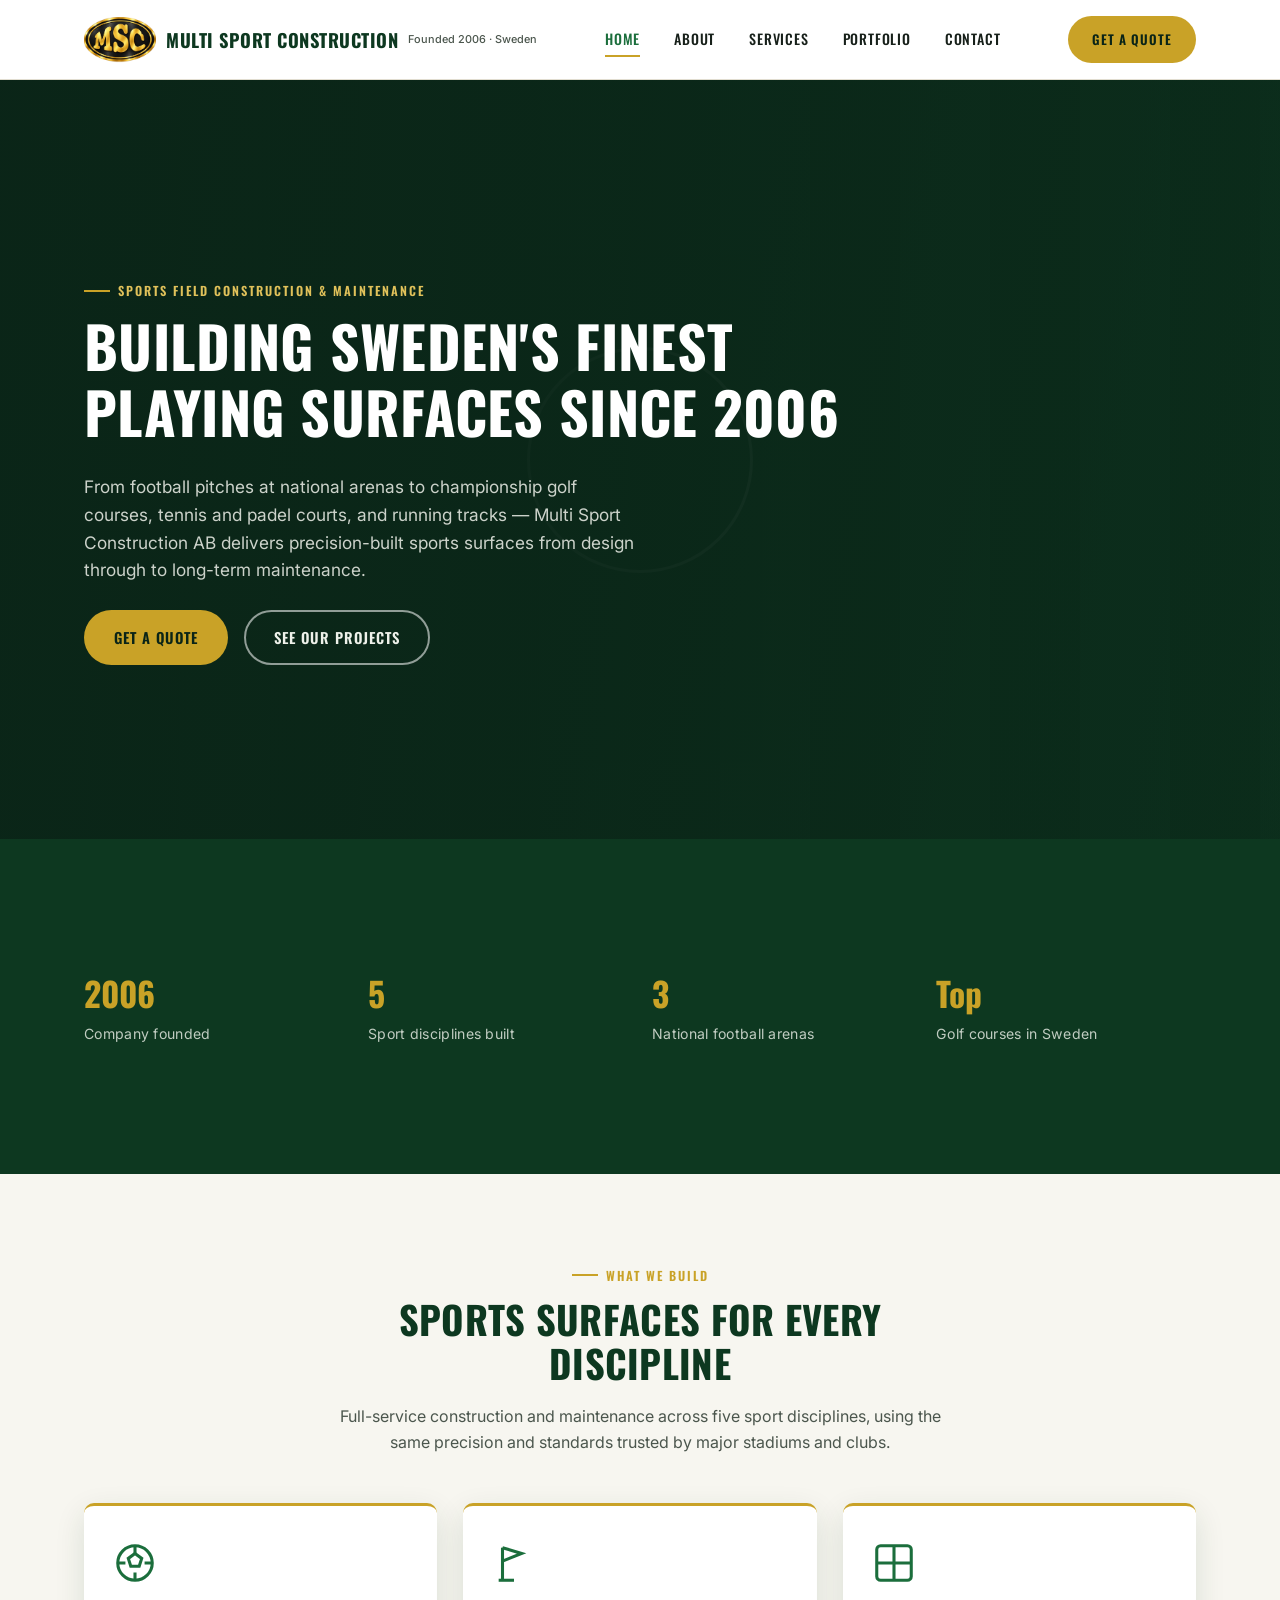
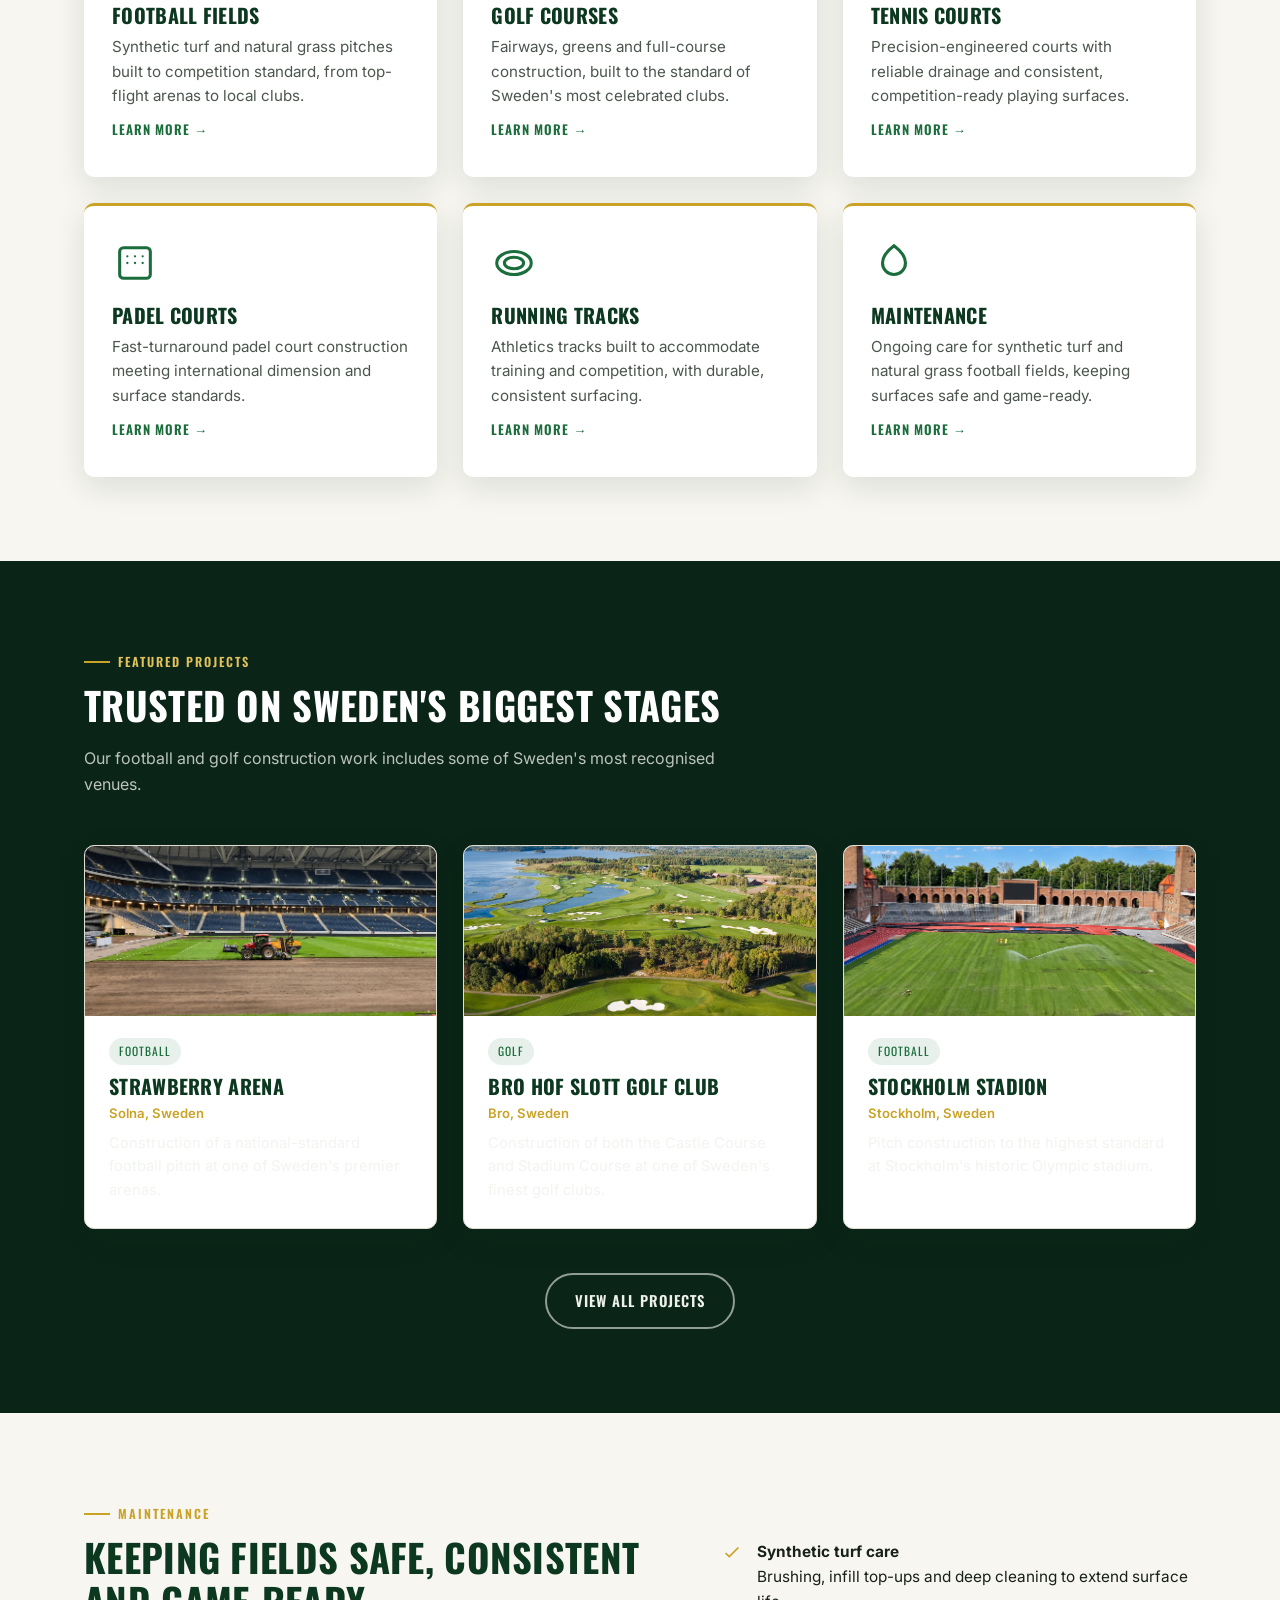
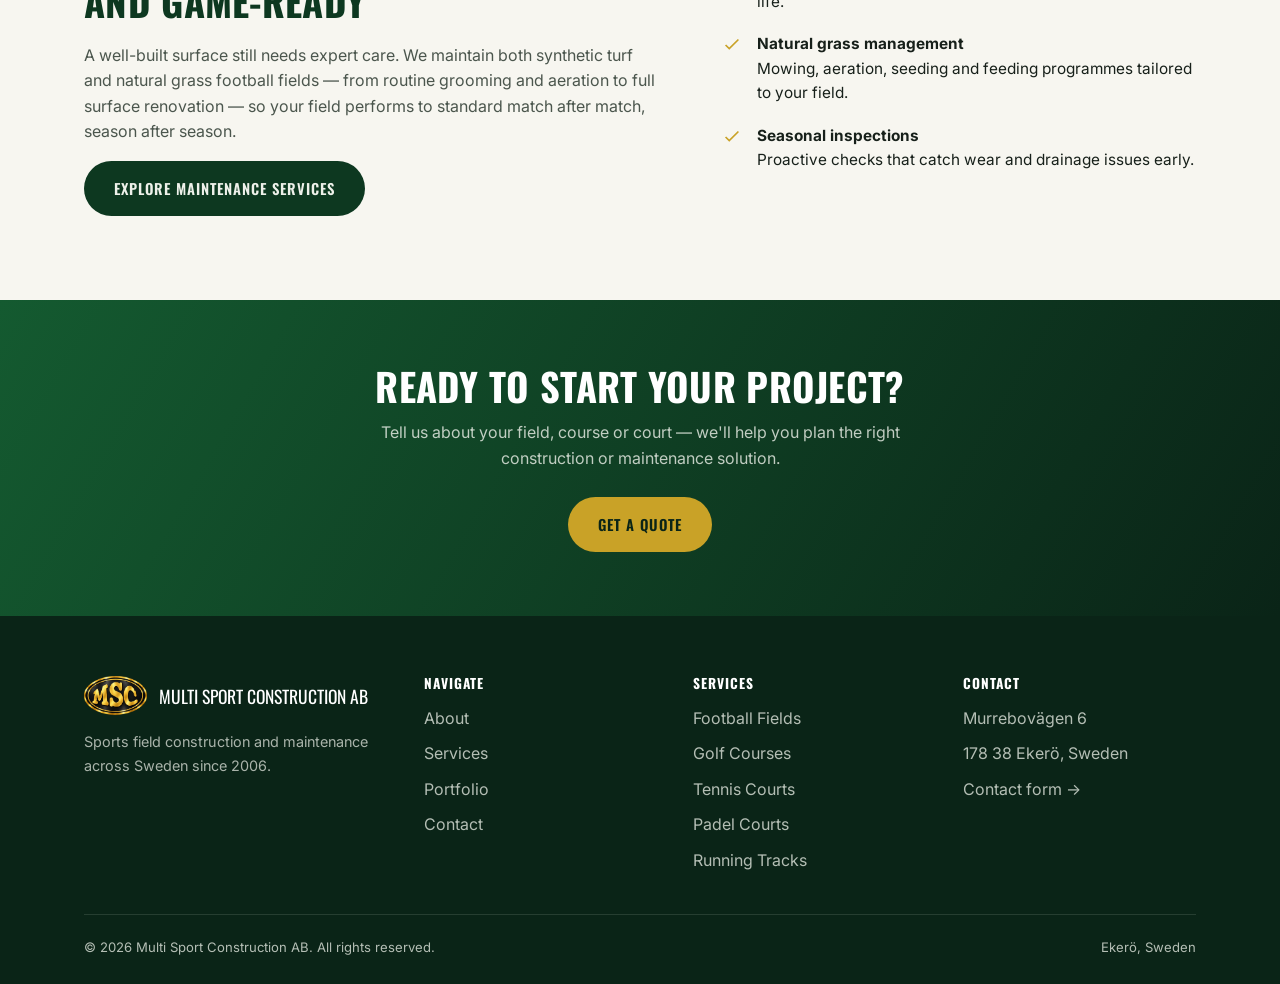
<file: index.html>
<!doctype html>
<html lang="en">
<head>
<meta charset="UTF-8">
<meta name="viewport" content="width=device-width, initial-scale=1.0">
<title>Multi Sport Construction AB — Sports Field Construction &amp; Maintenance, Sweden</title>
<meta name="description" content="Multi Sport Construction AB builds and maintains football fields, golf courses, tennis courts, padel courts and running tracks across Sweden since 2006.">
<link rel="icon" type="image/png" href="assets/logo.png">
<link rel="preconnect" href="https://fonts.googleapis.com">
<link rel="preconnect" href="https://fonts.gstatic.com" crossorigin>
<link href="https://fonts.googleapis.com/css2?family=Oswald:wght@500;600;700&family=Inter:wght@400;500;600&display=swap" rel="stylesheet">
<link rel="stylesheet" href="css/style.css">
</head>
<body>

<header class="site-header">
  <nav class="nav">
    <a href="index.html" class="brand">
      <img src="assets/logo.png" alt="Multi Sport Construction AB" class="brand-logo"> Multi Sport Construction
      <span class="brand-sub">Founded 2006 · Sweden</span>
    </a>
    <button class="nav-toggle" aria-label="Toggle navigation" aria-expanded="false">
      <span></span><span></span><span></span>
    </button>
    <ul class="nav-links">
      <li><a href="index.html" aria-current="page">Home</a></li>
      <li><a href="about.html">About</a></li>
      <li><a href="services.html">Services</a></li>
      <li><a href="portfolio.html">Portfolio</a></li>
      <li><a href="contact.html">Contact</a></li>
    </ul>
    <div class="nav-cta">
      <a href="contact.html" class="btn btn-primary">Get a Quote</a>
    </div>
  </nav>
</header>

<section class="hero">
  <div class="hero-field"></div>
  <div class="hero-overlay"></div>
  <div class="hero-inner">
    <p class="eyebrow">Sports Field Construction &amp; Maintenance</p>
    <h1>Building Sweden's finest playing surfaces since 2006</h1>
    <p class="hero-lead">From football pitches at national arenas to championship golf courses, tennis and padel courts, and running tracks — Multi Sport Construction AB delivers precision-built sports surfaces from design through to long-term maintenance.</p>
    <div class="hero-actions">
      <a href="contact.html" class="btn btn-primary">Get a Quote</a>
      <a href="portfolio.html" class="btn btn-outline">See Our Projects</a>
    </div>
  </div>
</section>

<section class="stats">
  <div class="stats-grid">
    <div class="stat"><b>2006</b><span>Company founded</span></div>
    <div class="stat"><b>5</b><span>Sport disciplines built</span></div>
    <div class="stat"><b>3</b><span>National football arenas</span></div>
    <div class="stat"><b>Top</b><span>Golf courses in Sweden</span></div>
  </div>
</section>

<section class="section-cream">
  <div class="container">
    <div class="section-head center">
      <p class="eyebrow">What We Build</p>
      <h2>Sports surfaces for every discipline</h2>
      <p>Full-service construction and maintenance across five sport disciplines, using the same precision and standards trusted by major stadiums and clubs.</p>
    </div>
    <div class="grid-3">

      <div class="card">
        <svg class="icon" viewBox="0 0 24 24" fill="none" stroke="currentColor" stroke-width="1.6"><circle cx="12" cy="12" r="9"/><path d="M12 7l3.5 2.6-1.3 4.1H9.8L8.5 9.6 12 7z"/><path d="M12 3v4M12 17v4M3 12h4M17 12h4"/></svg>
        <h3>Football Fields</h3>
        <p>Synthetic turf and natural grass pitches built to competition standard, from top-flight arenas to local clubs.</p>
        <a class="more" href="services.html#football">Learn more →</a>
      </div>

      <div class="card">
        <svg class="icon" viewBox="0 0 24 24" fill="none" stroke="currentColor" stroke-width="1.6"><path d="M6 21V4"/><path d="M6 4l10 3-10 4"/><path d="M4 21h8"/></svg>
        <h3>Golf Courses</h3>
        <p>Fairways, greens and full-course construction, built to the standard of Sweden's most celebrated clubs.</p>
        <a class="more" href="services.html#golf">Learn more →</a>
      </div>

      <div class="card">
        <svg class="icon" viewBox="0 0 24 24" fill="none" stroke="currentColor" stroke-width="1.6"><rect x="3" y="3" width="18" height="18" rx="2"/><path d="M3 12h18M12 3v18"/></svg>
        <h3>Tennis Courts</h3>
        <p>Precision-engineered courts with reliable drainage and consistent, competition-ready playing surfaces.</p>
        <a class="more" href="services.html#tennis">Learn more →</a>
      </div>

      <div class="card">
        <svg class="icon" viewBox="0 0 24 24" fill="none" stroke="currentColor" stroke-width="1.6"><rect x="4" y="4" width="16" height="16" rx="2"/><circle cx="8" cy="8.5" r="0.6" fill="currentColor" stroke="none"/><circle cx="12" cy="8.5" r="0.6" fill="currentColor" stroke="none"/><circle cx="16" cy="8.5" r="0.6" fill="currentColor" stroke="none"/><circle cx="8" cy="12" r="0.6" fill="currentColor" stroke="none"/><circle cx="12" cy="12" r="0.6" fill="currentColor" stroke="none"/><circle cx="16" cy="12" r="0.6" fill="currentColor" stroke="none"/></svg>
        <h3>Padel Courts</h3>
        <p>Fast-turnaround padel court construction meeting international dimension and surface standards.</p>
        <a class="more" href="services.html#padel">Learn more →</a>
      </div>

      <div class="card">
        <svg class="icon" viewBox="0 0 24 24" fill="none" stroke="currentColor" stroke-width="1.6"><ellipse cx="12" cy="12" rx="9" ry="6"/><ellipse cx="12" cy="12" rx="5" ry="3"/></svg>
        <h3>Running Tracks</h3>
        <p>Athletics tracks built to accommodate training and competition, with durable, consistent surfacing.</p>
        <a class="more" href="services.html#track">Learn more →</a>
      </div>

      <div class="card">
        <svg class="icon" viewBox="0 0 24 24" fill="none" stroke="currentColor" stroke-width="1.6"><path d="M12 3c-4 3-6 6-6 9a6 6 0 0012 0c0-3-2-6-6-9z"/></svg>
        <h3>Maintenance</h3>
        <p>Ongoing care for synthetic turf and natural grass football fields, keeping surfaces safe and game-ready.</p>
        <a class="more" href="services.html#maintenance">Learn more →</a>
      </div>

    </div>
  </div>
</section>

<section class="section-dark">
  <div class="container">
    <div class="section-head">
      <p class="eyebrow">Featured Projects</p>
      <h2>Trusted on Sweden's biggest stages</h2>
      <p>Our football and golf construction work includes some of Sweden's most recognised venues.</p>
    </div>
    <div class="grid-projects">
      <div class="project-card">
        <div class="project-media project-media-photo" style="background-image:url('assets/projects/strawberry-arena.jpg');"></div>
        <div class="project-body">
          <span class="project-tag">Football</span>
          <h3>Strawberry Arena</h3>
          <span class="project-loc">Solna, Sweden</span>
          <p>Construction of a national-standard football pitch at one of Sweden's premier arenas.</p>
        </div>
      </div>
      <div class="project-card">
        <div class="project-media project-media-photo" style="background-image:url('assets/projects/bro-hof-stadium.jpg');"></div>
        <div class="project-body">
          <span class="project-tag">Golf</span>
          <h3>Bro Hof Slott Golf Club</h3>
          <span class="project-loc">Bro, Sweden</span>
          <p>Construction of both the Castle Course and Stadium Course at one of Sweden's finest golf clubs.</p>
        </div>
      </div>
      <div class="project-card">
        <div class="project-media project-media-photo" style="background-image:url('assets/projects/stockholm-stadion.jpg');"></div>
        <div class="project-body">
          <span class="project-tag">Football</span>
          <h3>Stockholm Stadion</h3>
          <span class="project-loc">Stockholm, Sweden</span>
          <p>Pitch construction to the highest standard at Stockholm's historic Olympic stadium.</p>
        </div>
      </div>
    </div>
    <div style="text-align:center; margin-top:44px;">
      <a href="portfolio.html" class="btn btn-outline">View All Projects</a>
    </div>
  </div>
</section>

<section class="section-cream">
  <div class="container about-grid" style="align-items:center;">
    <div>
      <p class="eyebrow">Maintenance</p>
      <h2>Keeping fields safe, consistent and game-ready</h2>
      <p>A well-built surface still needs expert care. We maintain both synthetic turf and natural grass football fields — from routine grooming and aeration to full surface renovation — so your field performs to standard match after match, season after season.</p>
      <a href="services.html#maintenance" class="btn btn-dark">Explore Maintenance Services</a>
    </div>
    <ul class="value-list">
      <li><svg class="icon" viewBox="0 0 24 24" fill="none" stroke="currentColor" stroke-width="1.8"><path d="M5 12l4 4 10-10"/></svg><div><strong>Synthetic turf care</strong><br>Brushing, infill top-ups and deep cleaning to extend surface life.</div></li>
      <li><svg class="icon" viewBox="0 0 24 24" fill="none" stroke="currentColor" stroke-width="1.8"><path d="M5 12l4 4 10-10"/></svg><div><strong>Natural grass management</strong><br>Mowing, aeration, seeding and feeding programmes tailored to your field.</div></li>
      <li><svg class="icon" viewBox="0 0 24 24" fill="none" stroke="currentColor" stroke-width="1.8"><path d="M5 12l4 4 10-10"/></svg><div><strong>Seasonal inspections</strong><br>Proactive checks that catch wear and drainage issues early.</div></li>
    </ul>
  </div>
</section>

<section class="cta-banner">
  <div class="container">
    <h2>Ready to start your project?</h2>
    <p>Tell us about your field, course or court — we'll help you plan the right construction or maintenance solution.</p>
    <a href="contact.html" class="btn btn-primary">Get a Quote</a>
  </div>
</section>

<footer class="site-footer">
  <div class="container">
    <div class="footer-grid">
      <div>
        <div class="footer-brand"><img src="assets/logo.png" alt="Multi Sport Construction AB">Multi Sport Construction AB</div>
        <p style="color:rgba(238,241,234,0.7); font-size:0.9rem;">Sports field construction and maintenance across Sweden since 2006.</p>
      </div>
      <div>
        <h4>Navigate</h4>
        <ul>
          <li><a href="about.html">About</a></li>
          <li><a href="services.html">Services</a></li>
          <li><a href="portfolio.html">Portfolio</a></li>
          <li><a href="contact.html">Contact</a></li>
        </ul>
      </div>
      <div>
        <h4>Services</h4>
        <ul>
          <li><a href="services.html#football">Football Fields</a></li>
          <li><a href="services.html#golf">Golf Courses</a></li>
          <li><a href="services.html#tennis">Tennis Courts</a></li>
          <li><a href="services.html#padel">Padel Courts</a></li>
          <li><a href="services.html#track">Running Tracks</a></li>
        </ul>
      </div>
      <div>
        <h4>Contact</h4>
        <ul>
          <li>Murrebovägen 6</li>
          <li>178 38 Ekerö, Sweden</li>
          <li><a href="contact.html">Contact form →</a></li>
        </ul>
      </div>
    </div>
    <div class="footer-bottom">
      <span>© <span id="year"></span> Multi Sport Construction AB. All rights reserved.</span>
      <span>Ekerö, Sweden</span>
    </div>
  </div>
</footer>

<script>document.getElementById('year').textContent = new Date().getFullYear();</script>
<script src="js/main.js"></script>
</body>
</html>
</file>
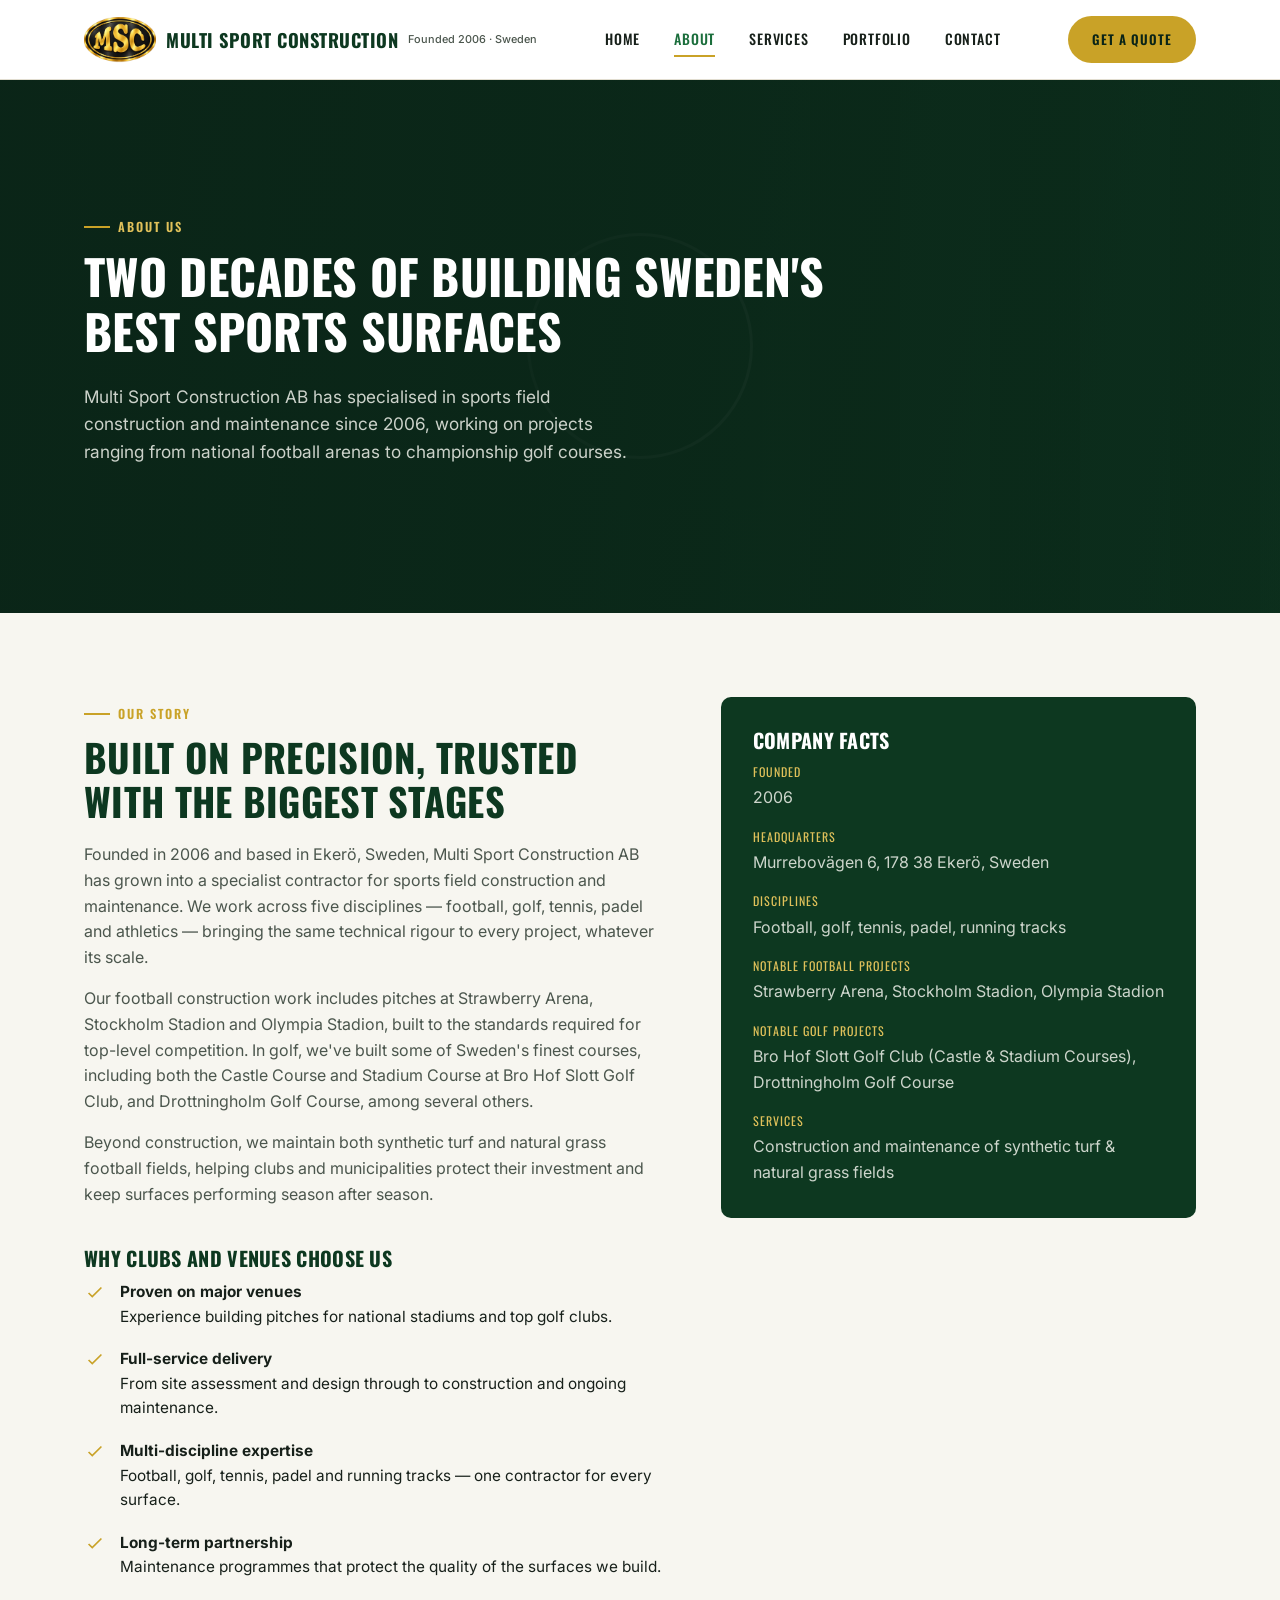
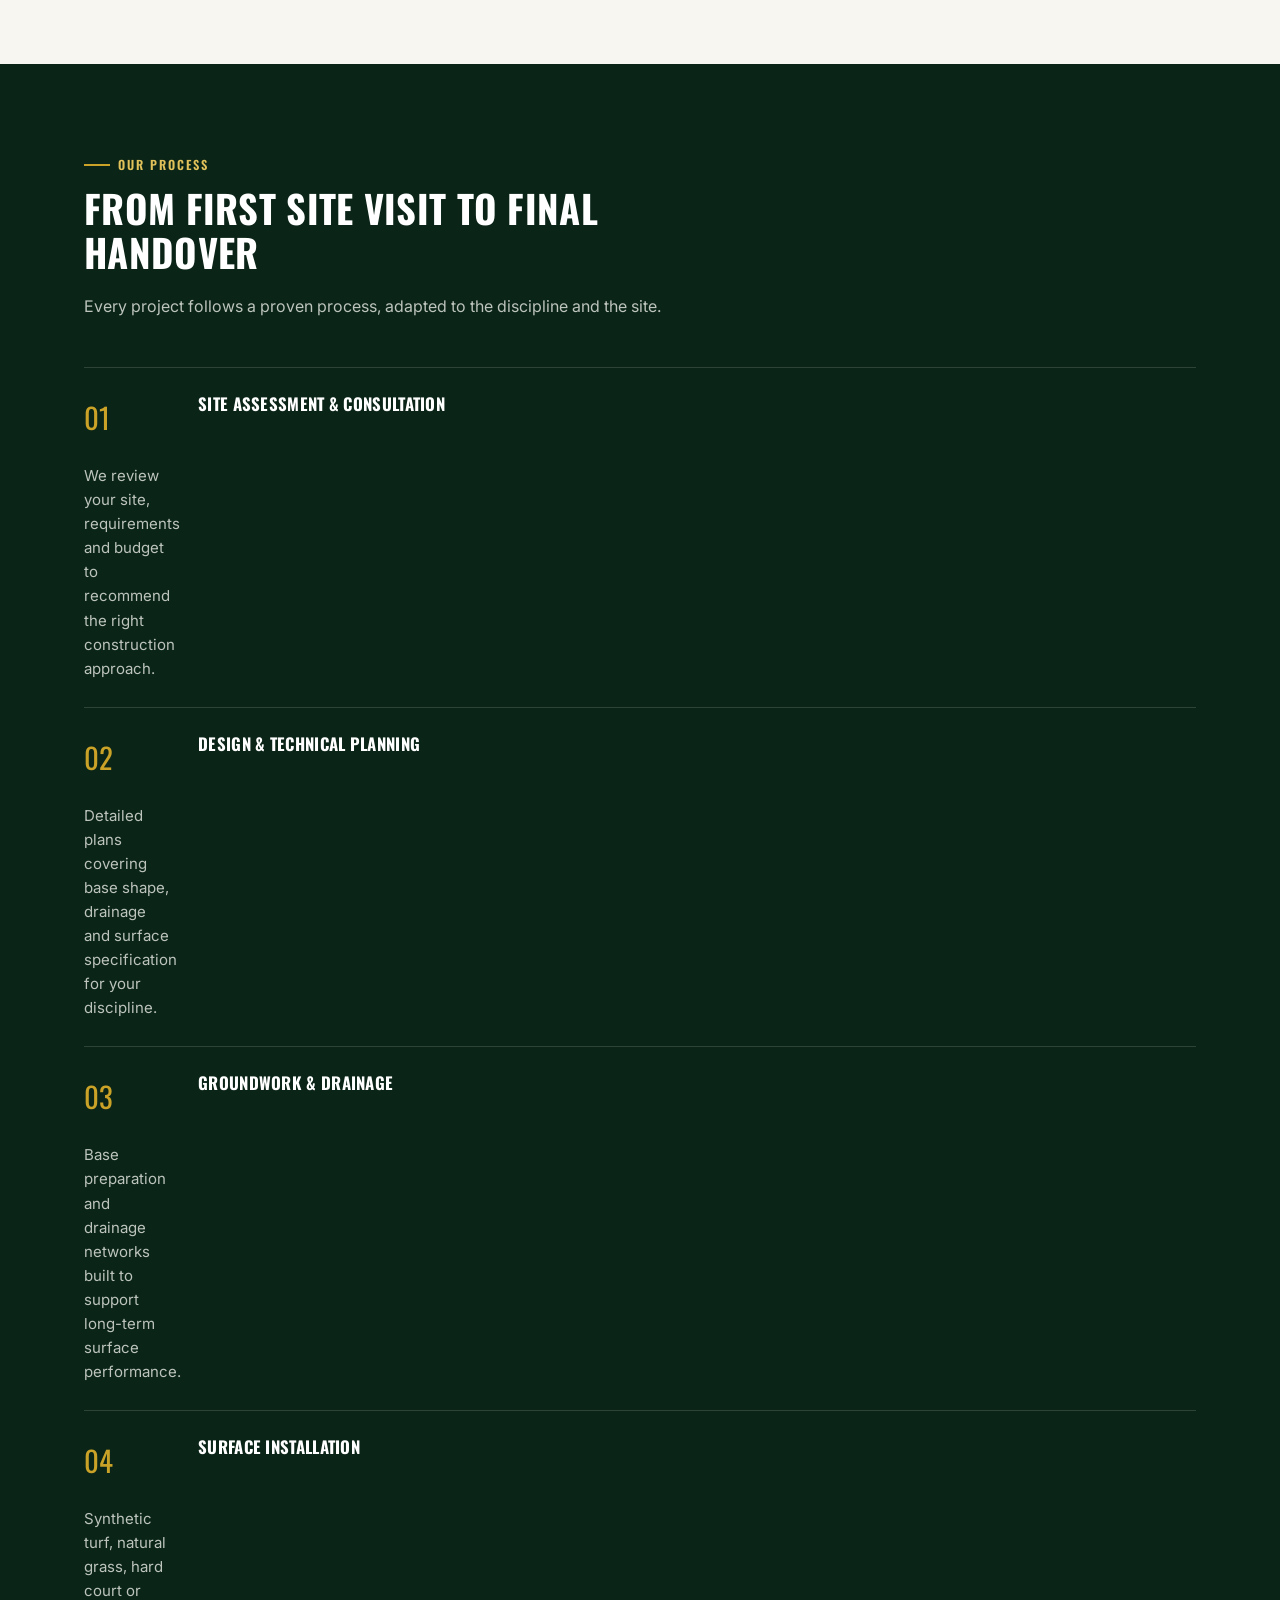
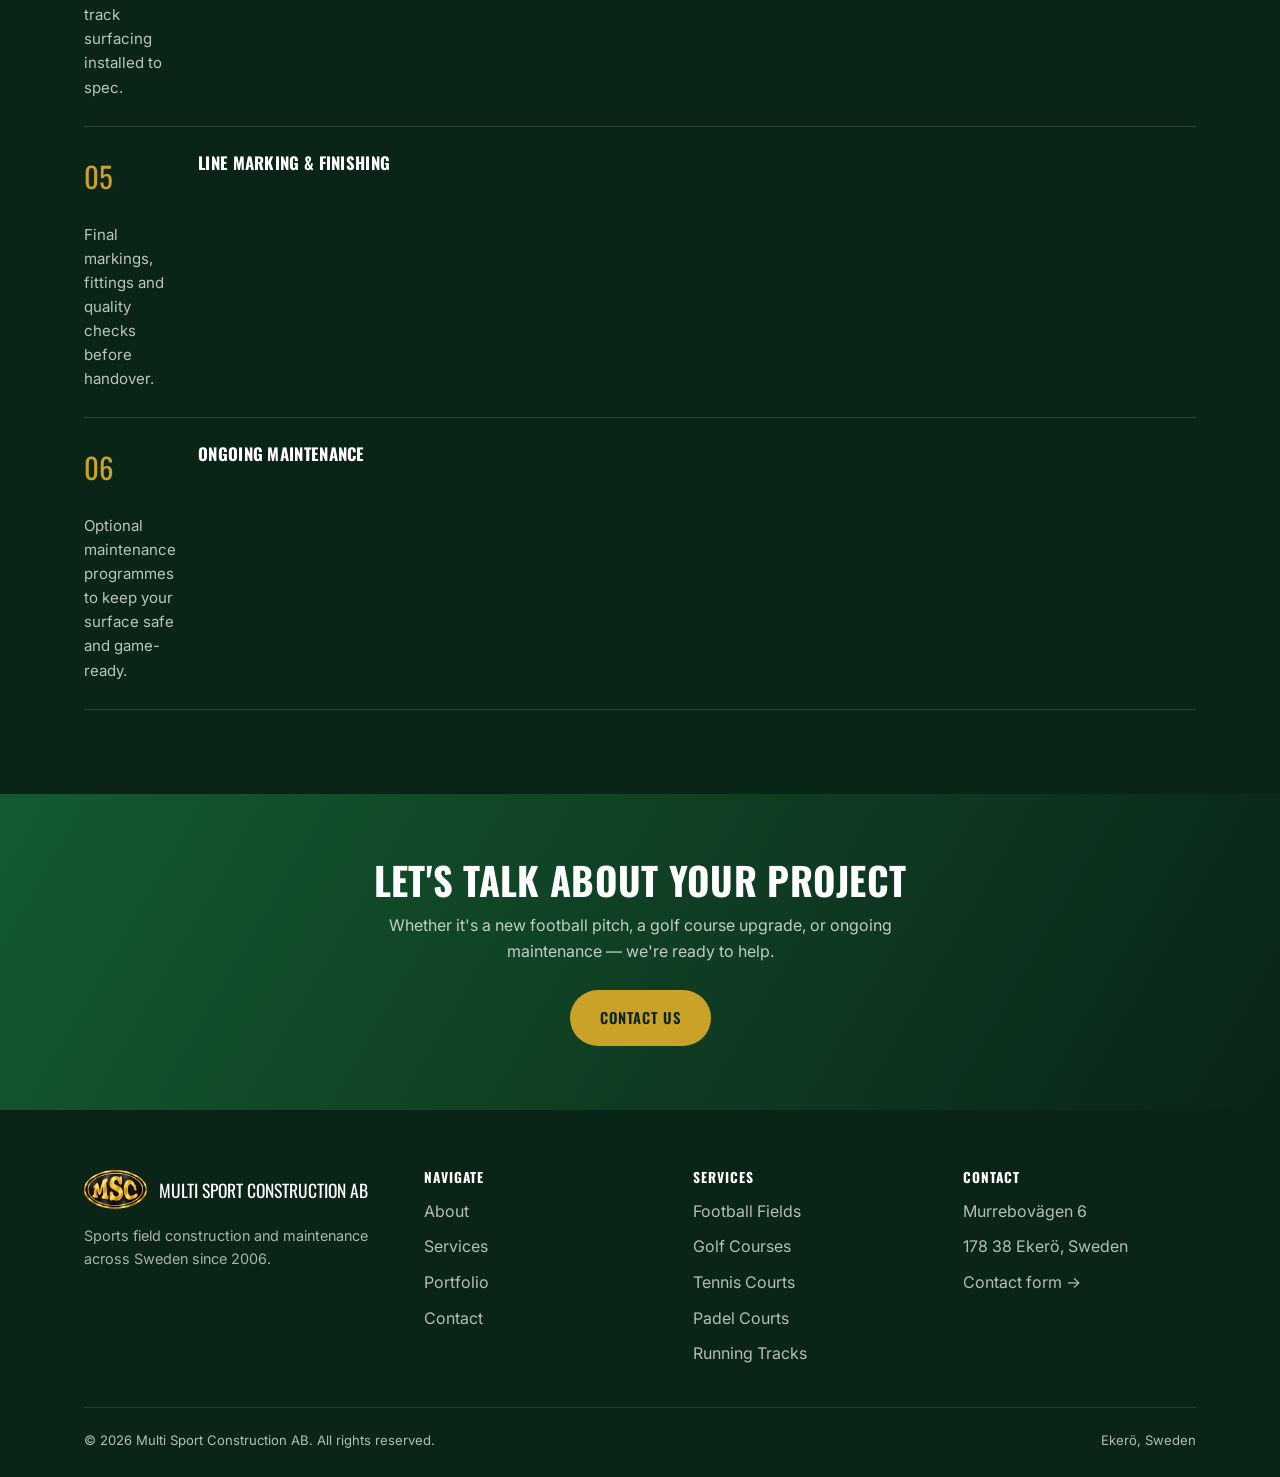
<file: about.html>
<!doctype html>
<html lang="en">
<head>
<meta charset="UTF-8">
<meta name="viewport" content="width=device-width, initial-scale=1.0">
<title>About Us — Multi Sport Construction AB</title>
<meta name="description" content="Since 2006, Multi Sport Construction AB has built and maintained football fields, golf courses, tennis and padel courts, and running tracks across Sweden.">
<link rel="icon" type="image/png" href="assets/logo.png">
<link rel="preconnect" href="https://fonts.googleapis.com">
<link rel="preconnect" href="https://fonts.gstatic.com" crossorigin>
<link href="https://fonts.googleapis.com/css2?family=Oswald:wght@500;600;700&family=Inter:wght@400;500;600&display=swap" rel="stylesheet">
<link rel="stylesheet" href="css/style.css">
</head>
<body>

<header class="site-header">
  <nav class="nav">
    <a href="index.html" class="brand">
      <img src="assets/logo.png" alt="Multi Sport Construction AB" class="brand-logo"> Multi Sport Construction
      <span class="brand-sub">Founded 2006 · Sweden</span>
    </a>
    <button class="nav-toggle" aria-label="Toggle navigation" aria-expanded="false">
      <span></span><span></span><span></span>
    </button>
    <ul class="nav-links">
      <li><a href="index.html">Home</a></li>
      <li><a href="about.html" aria-current="page">About</a></li>
      <li><a href="services.html">Services</a></li>
      <li><a href="portfolio.html">Portfolio</a></li>
      <li><a href="contact.html">Contact</a></li>
    </ul>
    <div class="nav-cta">
      <a href="contact.html" class="btn btn-primary">Get a Quote</a>
    </div>
  </nav>
</header>

<section class="hero page-hero">
  <div class="hero-field"></div>
  <div class="hero-overlay"></div>
  <div class="hero-inner">
    <p class="eyebrow">About Us</p>
    <h1>Two decades of building Sweden's best sports surfaces</h1>
    <p class="hero-lead">Multi Sport Construction AB has specialised in sports field construction and maintenance since 2006, working on projects ranging from national football arenas to championship golf courses.</p>
  </div>
</section>

<section class="section-cream">
  <div class="container about-grid">
    <div>
      <p class="eyebrow">Our Story</p>
      <h2>Built on precision, trusted with the biggest stages</h2>
      <p>Founded in 2006 and based in Ekerö, Sweden, Multi Sport Construction AB has grown into a specialist contractor for sports field construction and maintenance. We work across five disciplines — football, golf, tennis, padel and athletics — bringing the same technical rigour to every project, whatever its scale.</p>
      <p>Our football construction work includes pitches at Strawberry Arena, Stockholm Stadion and Olympia Stadion, built to the standards required for top-level competition. In golf, we've built some of Sweden's finest courses, including both the Castle Course and Stadium Course at Bro Hof Slott Golf Club, and Drottningholm Golf Course, among several others.</p>
      <p>Beyond construction, we maintain both synthetic turf and natural grass football fields, helping clubs and municipalities protect their investment and keep surfaces performing season after season.</p>

      <h3 style="margin-top:2em;">Why clubs and venues choose us</h3>
      <ul class="value-list">
        <li>
          <svg class="icon" viewBox="0 0 24 24" fill="none" stroke="currentColor" stroke-width="1.8"><path d="M5 12l4 4 10-10"/></svg>
          <div><strong>Proven on major venues</strong><br>Experience building pitches for national stadiums and top golf clubs.</div>
        </li>
        <li>
          <svg class="icon" viewBox="0 0 24 24" fill="none" stroke="currentColor" stroke-width="1.8"><path d="M5 12l4 4 10-10"/></svg>
          <div><strong>Full-service delivery</strong><br>From site assessment and design through to construction and ongoing maintenance.</div>
        </li>
        <li>
          <svg class="icon" viewBox="0 0 24 24" fill="none" stroke="currentColor" stroke-width="1.8"><path d="M5 12l4 4 10-10"/></svg>
          <div><strong>Multi-discipline expertise</strong><br>Football, golf, tennis, padel and running tracks — one contractor for every surface.</div>
        </li>
        <li>
          <svg class="icon" viewBox="0 0 24 24" fill="none" stroke="currentColor" stroke-width="1.8"><path d="M5 12l4 4 10-10"/></svg>
          <div><strong>Long-term partnership</strong><br>Maintenance programmes that protect the quality of the surfaces we build.</div>
        </li>
      </ul>
    </div>

    <div class="info-card">
      <h3>Company Facts</h3>
      <dl>
        <dt>Founded</dt><dd>2006</dd>
        <dt>Headquarters</dt><dd>Murrebovägen 6, 178 38 Ekerö, Sweden</dd>
        <dt>Disciplines</dt><dd>Football, golf, tennis, padel, running tracks</dd>
        <dt>Notable football projects</dt><dd>Strawberry Arena, Stockholm Stadion, Olympia Stadion</dd>
        <dt>Notable golf projects</dt><dd>Bro Hof Slott Golf Club (Castle &amp; Stadium Courses), Drottningholm Golf Course</dd>
        <dt>Services</dt><dd>Construction and maintenance of synthetic turf &amp; natural grass fields</dd>
      </dl>
    </div>
  </div>
</section>

<section class="section-dark">
  <div class="container">
    <div class="section-head">
      <p class="eyebrow">Our Process</p>
      <h2>From first site visit to final handover</h2>
      <p>Every project follows a proven process, adapted to the discipline and the site.</p>
    </div>
    <div class="steps">
      <div class="step"><h4>Site assessment &amp; consultation</h4><p>We review your site, requirements and budget to recommend the right construction approach.</p></div>
      <div class="step"><h4>Design &amp; technical planning</h4><p>Detailed plans covering base shape, drainage and surface specification for your discipline.</p></div>
      <div class="step"><h4>Groundwork &amp; drainage</h4><p>Base preparation and drainage networks built to support long-term surface performance.</p></div>
      <div class="step"><h4>Surface installation</h4><p>Synthetic turf, natural grass, hard court or track surfacing installed to spec.</p></div>
      <div class="step"><h4>Line marking &amp; finishing</h4><p>Final markings, fittings and quality checks before handover.</p></div>
      <div class="step"><h4>Ongoing maintenance</h4><p>Optional maintenance programmes to keep your surface safe and game-ready.</p></div>
    </div>
  </div>
</section>

<section class="cta-banner">
  <div class="container">
    <h2>Let's talk about your project</h2>
    <p>Whether it's a new football pitch, a golf course upgrade, or ongoing maintenance — we're ready to help.</p>
    <a href="contact.html" class="btn btn-primary">Contact Us</a>
  </div>
</section>

<footer class="site-footer">
  <div class="container">
    <div class="footer-grid">
      <div>
        <div class="footer-brand"><img src="assets/logo.png" alt="Multi Sport Construction AB">Multi Sport Construction AB</div>
        <p style="color:rgba(238,241,234,0.7); font-size:0.9rem;">Sports field construction and maintenance across Sweden since 2006.</p>
      </div>
      <div>
        <h4>Navigate</h4>
        <ul>
          <li><a href="about.html">About</a></li>
          <li><a href="services.html">Services</a></li>
          <li><a href="portfolio.html">Portfolio</a></li>
          <li><a href="contact.html">Contact</a></li>
        </ul>
      </div>
      <div>
        <h4>Services</h4>
        <ul>
          <li><a href="services.html#football">Football Fields</a></li>
          <li><a href="services.html#golf">Golf Courses</a></li>
          <li><a href="services.html#tennis">Tennis Courts</a></li>
          <li><a href="services.html#padel">Padel Courts</a></li>
          <li><a href="services.html#track">Running Tracks</a></li>
        </ul>
      </div>
      <div>
        <h4>Contact</h4>
        <ul>
          <li>Murrebovägen 6</li>
          <li>178 38 Ekerö, Sweden</li>
          <li><a href="contact.html">Contact form →</a></li>
        </ul>
      </div>
    </div>
    <div class="footer-bottom">
      <span>© <span id="year"></span> Multi Sport Construction AB. All rights reserved.</span>
      <span>Ekerö, Sweden</span>
    </div>
  </div>
</footer>

<script>document.getElementById('year').textContent = new Date().getFullYear();</script>
<script src="js/main.js"></script>
</body>
</html>
</file>
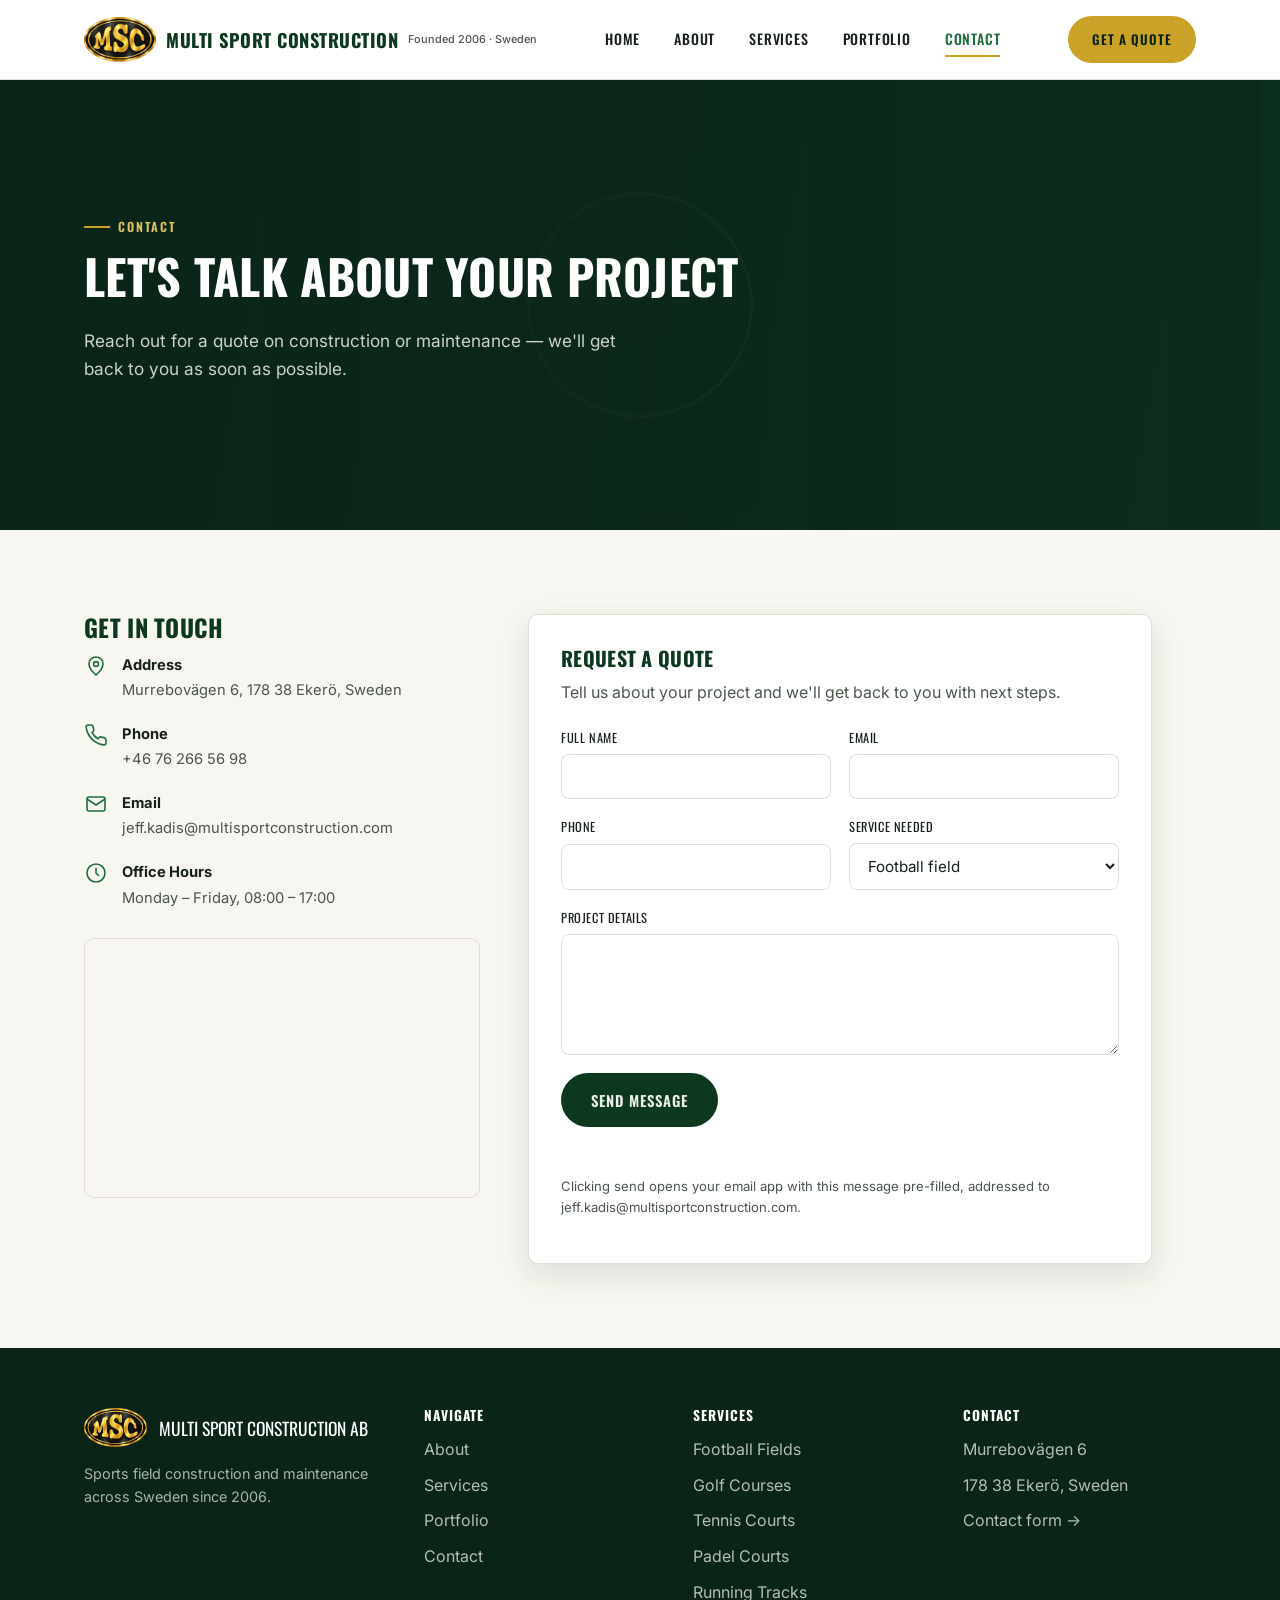
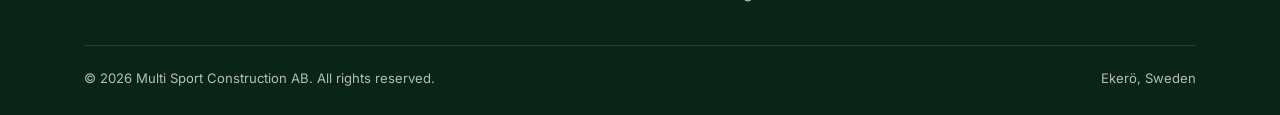
<file: contact.html>
<!doctype html>
<html lang="en">
<head>
<meta charset="UTF-8">
<meta name="viewport" content="width=device-width, initial-scale=1.0">
<title>Contact — Multi Sport Construction AB</title>
<meta name="description" content="Get in touch with Multi Sport Construction AB, Murrebovägen 6, 178 38 Ekerö, Sweden.">
<link rel="icon" type="image/png" href="assets/logo.png">
<link rel="preconnect" href="https://fonts.googleapis.com">
<link rel="preconnect" href="https://fonts.gstatic.com" crossorigin>
<link href="https://fonts.googleapis.com/css2?family=Oswald:wght@500;600;700&family=Inter:wght@400;500;600&display=swap" rel="stylesheet">
<link rel="stylesheet" href="css/style.css">
</head>
<body>

<header class="site-header">
  <nav class="nav">
    <a href="index.html" class="brand">
      <img src="assets/logo.png" alt="Multi Sport Construction AB" class="brand-logo"> Multi Sport Construction
      <span class="brand-sub">Founded 2006 · Sweden</span>
    </a>
    <button class="nav-toggle" aria-label="Toggle navigation" aria-expanded="false">
      <span></span><span></span><span></span>
    </button>
    <ul class="nav-links">
      <li><a href="index.html">Home</a></li>
      <li><a href="about.html">About</a></li>
      <li><a href="services.html">Services</a></li>
      <li><a href="portfolio.html">Portfolio</a></li>
      <li><a href="contact.html" aria-current="page">Contact</a></li>
    </ul>
    <div class="nav-cta">
      <a href="contact.html" class="btn btn-primary">Get a Quote</a>
    </div>
  </nav>
</header>

<section class="hero page-hero">
  <div class="hero-field"></div>
  <div class="hero-overlay"></div>
  <div class="hero-inner">
    <p class="eyebrow">Contact</p>
    <h1>Let's talk about your project</h1>
    <p class="hero-lead">Reach out for a quote on construction or maintenance — we'll get back to you as soon as possible.</p>
  </div>
</section>

<section class="section-cream">
  <div class="container contact-grid">

    <div>
      <h2 style="font-size:1.5rem;">Get in touch</h2>
      <ul class="contact-list">
        <li>
          <svg class="icon" viewBox="0 0 24 24" fill="none" stroke="currentColor" stroke-width="1.6"><path d="M12 21s-7-6.1-7-11a7 7 0 0114 0c0 4.9-7 11-7 11z"/><circle cx="12" cy="10" r="2.4"/></svg>
          <div><b>Address</b><span>Murrebovägen 6, 178 38 Ekerö, Sweden</span></div>
        </li>
        <li>
          <svg class="icon" viewBox="0 0 24 24" fill="none" stroke="currentColor" stroke-width="1.6"><path d="M22 16.9v3a2 2 0 01-2.2 2 19.8 19.8 0 01-8.6-3.1 19.5 19.5 0 01-6-6A19.8 19.8 0 012.1 4.2 2 2 0 014.1 2h3a2 2 0 012 1.7c.1.9.3 1.8.6 2.7a2 2 0 01-.5 2.1L8 9.7a16 16 0 006 6l1.2-1.2a2 2 0 012.1-.5c.9.3 1.8.5 2.7.6a2 2 0 011.7 2z"/></svg>
          <div><b>Phone</b><span><a href="tel:+46762665698">+46 76 266 56 98</a></span></div>
        </li>
        <li>
          <svg class="icon" viewBox="0 0 24 24" fill="none" stroke="currentColor" stroke-width="1.6"><rect x="3" y="5" width="18" height="14" rx="2"/><path d="M3 7l9 6 9-6"/></svg>
          <div><b>Email</b><span><a href="mailto:jeff.kadis@multisportconstruction.com">jeff.kadis@multisportconstruction.com</a></span></div>
        </li>
        <li>
          <svg class="icon" viewBox="0 0 24 24" fill="none" stroke="currentColor" stroke-width="1.6"><circle cx="12" cy="12" r="9"/><path d="M12 7v5l3 3"/></svg>
          <div><b>Office Hours</b><span>Monday – Friday, 08:00 – 17:00</span></div>
        </li>
      </ul>

      <div class="map-frame">
        <iframe
          src="https://www.google.com/maps?q=Murrebov%C3%A4gen+6,+178+38+Eker%C3%B6,+Sweden&output=embed"
          loading="lazy"
          referrerpolicy="no-referrer-when-downgrade"
          title="Multi Sport Construction AB location">
        </iframe>
      </div>
    </div>

    <div>
      <div class="info-card" style="background:var(--white); border:1px solid var(--line); color:var(--text-dark); box-shadow:var(--shadow);">
        <h3 style="color:var(--green-900);">Request a Quote</h3>
        <p style="color:var(--text-muted); margin-bottom:1.4em;">Tell us about your project and we'll get back to you with next steps.</p>
        <form class="contact-form">
          <div class="form-row">
            <div class="field">
              <label for="name">Full name</label>
              <input id="name" name="name" type="text" required>
            </div>
            <div class="field">
              <label for="email">Email</label>
              <input id="email" name="email" type="email" required>
            </div>
          </div>
          <div class="form-row">
            <div class="field">
              <label for="phone">Phone</label>
              <input id="phone" name="phone" type="tel">
            </div>
            <div class="field">
              <label for="service">Service needed</label>
              <select id="service" name="service">
                <option>Football field</option>
                <option>Golf course</option>
                <option>Tennis court</option>
                <option>Padel court</option>
                <option>Running track</option>
                <option>Maintenance</option>
                <option>Other</option>
              </select>
            </div>
          </div>
          <div class="field">
            <label for="message">Project details</label>
            <textarea id="message" name="message" rows="5" required></textarea>
          </div>
          <button type="submit" class="btn btn-dark" style="justify-self:start;">Send Message</button>
          <p class="form-status form-note" role="status"></p>
          <p class="form-note">Clicking send opens your email app with this message pre-filled, addressed to jeff.kadis@multisportconstruction.com.</p>
        </form>
      </div>
    </div>

  </div>
</section>

<footer class="site-footer">
  <div class="container">
    <div class="footer-grid">
      <div>
        <div class="footer-brand"><img src="assets/logo.png" alt="Multi Sport Construction AB">Multi Sport Construction AB</div>
        <p style="color:rgba(238,241,234,0.7); font-size:0.9rem;">Sports field construction and maintenance across Sweden since 2006.</p>
      </div>
      <div>
        <h4>Navigate</h4>
        <ul>
          <li><a href="about.html">About</a></li>
          <li><a href="services.html">Services</a></li>
          <li><a href="portfolio.html">Portfolio</a></li>
          <li><a href="contact.html">Contact</a></li>
        </ul>
      </div>
      <div>
        <h4>Services</h4>
        <ul>
          <li><a href="services.html#football">Football Fields</a></li>
          <li><a href="services.html#golf">Golf Courses</a></li>
          <li><a href="services.html#tennis">Tennis Courts</a></li>
          <li><a href="services.html#padel">Padel Courts</a></li>
          <li><a href="services.html#track">Running Tracks</a></li>
        </ul>
      </div>
      <div>
        <h4>Contact</h4>
        <ul>
          <li>Murrebovägen 6</li>
          <li>178 38 Ekerö, Sweden</li>
          <li><a href="contact.html">Contact form →</a></li>
        </ul>
      </div>
    </div>
    <div class="footer-bottom">
      <span>© <span id="year"></span> Multi Sport Construction AB. All rights reserved.</span>
      <span>Ekerö, Sweden</span>
    </div>
  </div>
</footer>

<script>document.getElementById('year').textContent = new Date().getFullYear();</script>
<script src="js/main.js"></script>
</body>
</html>
</file>
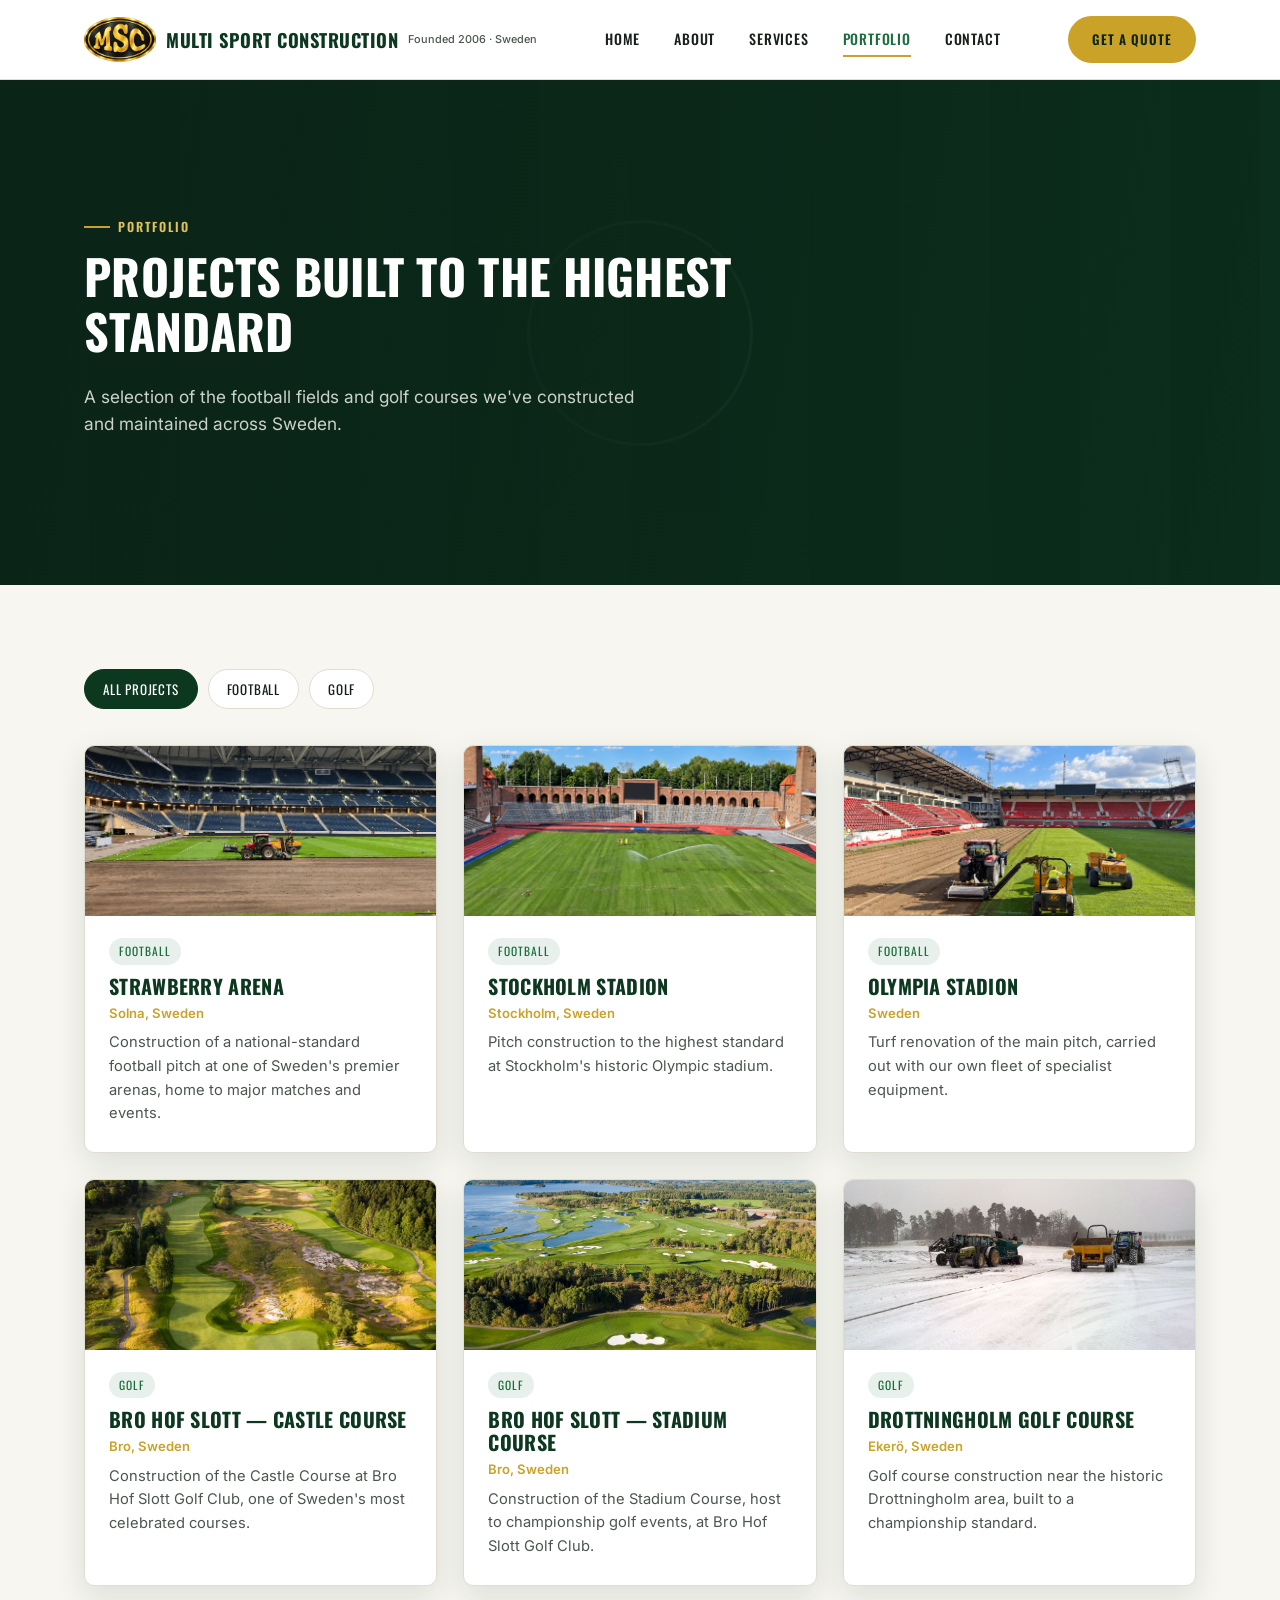
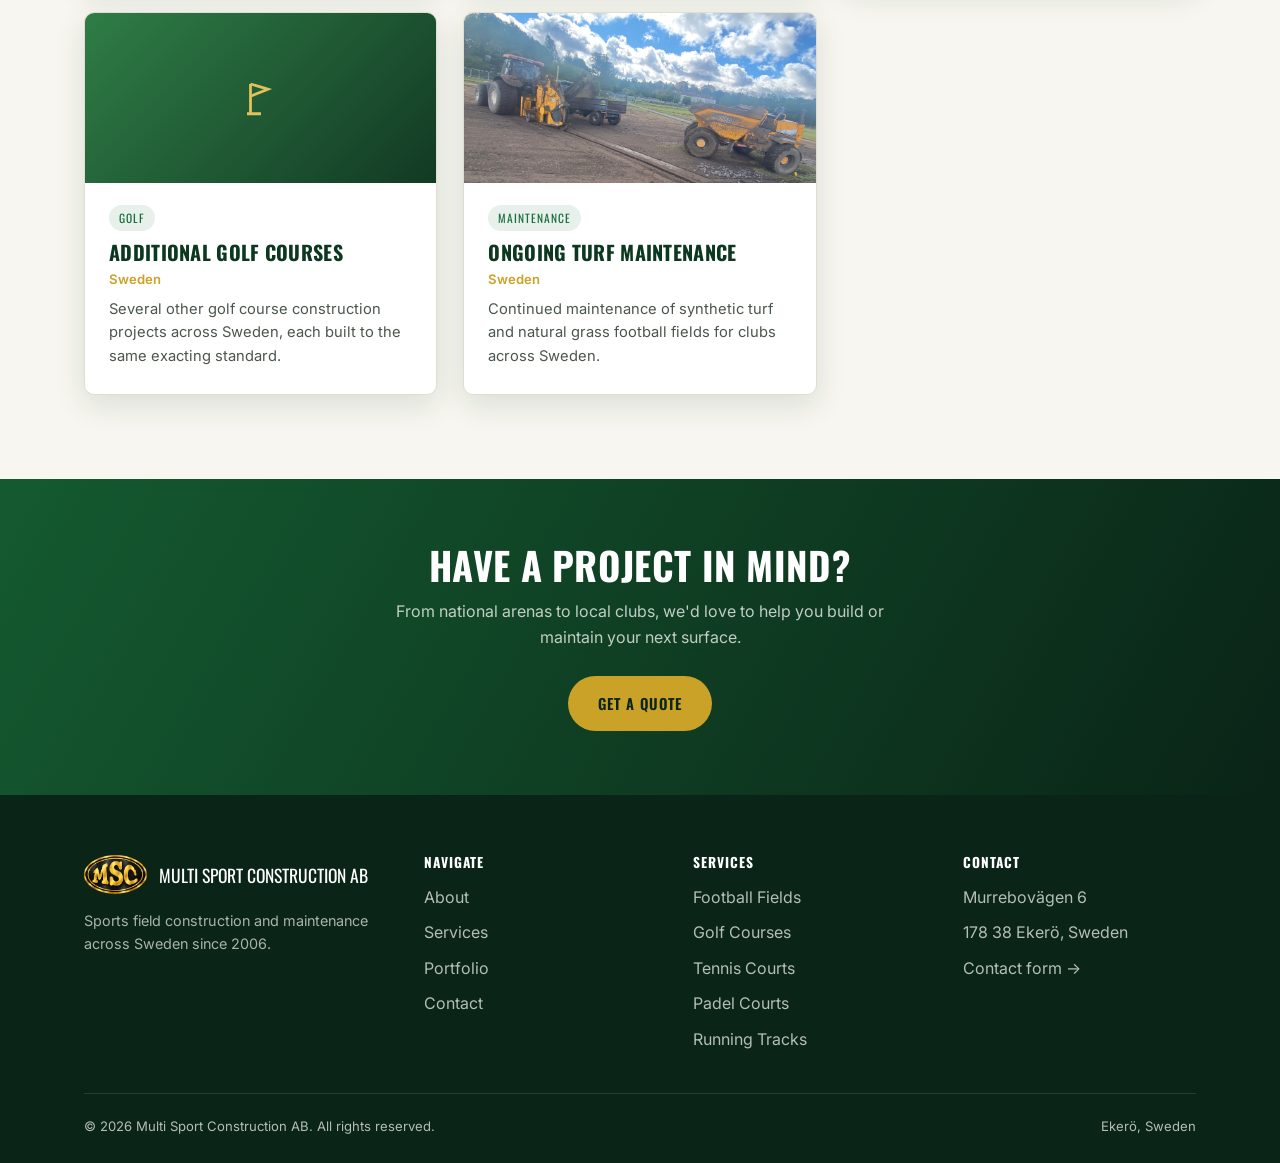
<file: portfolio.html>
<!doctype html>
<html lang="en">
<head>
<meta charset="UTF-8">
<meta name="viewport" content="width=device-width, initial-scale=1.0">
<title>Portfolio — Multi Sport Construction AB</title>
<meta name="description" content="Notable projects from Multi Sport Construction AB, including Strawberry Arena, Stockholm Stadion, Olympia Stadion and Bro Hof Slott Golf Club.">
<link rel="icon" type="image/png" href="assets/logo.png">
<link rel="preconnect" href="https://fonts.googleapis.com">
<link rel="preconnect" href="https://fonts.gstatic.com" crossorigin>
<link href="https://fonts.googleapis.com/css2?family=Oswald:wght@500;600;700&family=Inter:wght@400;500;600&display=swap" rel="stylesheet">
<link rel="stylesheet" href="css/style.css">
<style>
  .filter-bar { display: flex; gap: 10px; flex-wrap: wrap; margin-bottom: 36px; }
  .filter-btn {
    font-family: 'Oswald', sans-serif; font-size: 0.82rem; text-transform: uppercase; letter-spacing: 0.8px;
    padding: 9px 18px; border-radius: 999px; border: 1px solid var(--line); background: var(--white);
    color: var(--text-dark); cursor: pointer;
  }
  .filter-btn.active, .filter-btn:hover { background: var(--green-900); color: var(--white); border-color: var(--green-900); }
  .project-card[hidden] { display: none; }
</style>
</head>
<body>

<header class="site-header">
  <nav class="nav">
    <a href="index.html" class="brand">
      <img src="assets/logo.png" alt="Multi Sport Construction AB" class="brand-logo"> Multi Sport Construction
      <span class="brand-sub">Founded 2006 · Sweden</span>
    </a>
    <button class="nav-toggle" aria-label="Toggle navigation" aria-expanded="false">
      <span></span><span></span><span></span>
    </button>
    <ul class="nav-links">
      <li><a href="index.html">Home</a></li>
      <li><a href="about.html">About</a></li>
      <li><a href="services.html">Services</a></li>
      <li><a href="portfolio.html" aria-current="page">Portfolio</a></li>
      <li><a href="contact.html">Contact</a></li>
    </ul>
    <div class="nav-cta">
      <a href="contact.html" class="btn btn-primary">Get a Quote</a>
    </div>
  </nav>
</header>

<section class="hero page-hero">
  <div class="hero-field"></div>
  <div class="hero-overlay"></div>
  <div class="hero-inner">
    <p class="eyebrow">Portfolio</p>
    <h1>Projects built to the highest standard</h1>
    <p class="hero-lead">A selection of the football fields and golf courses we've constructed and maintained across Sweden.</p>
  </div>
</section>

<section class="section-cream">
  <div class="container">

    <div class="filter-bar">
      <button class="filter-btn active" data-filter="all">All Projects</button>
      <button class="filter-btn" data-filter="football">Football</button>
      <button class="filter-btn" data-filter="golf">Golf</button>
    </div>

    <div class="grid-projects" id="project-grid">

      <div class="project-card" data-category="football">
        <div class="project-media project-media-photo" style="background-image:url('assets/projects/strawberry-arena.jpg');"></div>
        <div class="project-body">
          <span class="project-tag">Football</span>
          <h3>Strawberry Arena</h3>
          <span class="project-loc">Solna, Sweden</span>
          <p>Construction of a national-standard football pitch at one of Sweden's premier arenas, home to major matches and events.</p>
        </div>
      </div>

      <div class="project-card" data-category="football">
        <div class="project-media project-media-photo" style="background-image:url('assets/projects/stockholm-stadion.jpg');"></div>
        <div class="project-body">
          <span class="project-tag">Football</span>
          <h3>Stockholm Stadion</h3>
          <span class="project-loc">Stockholm, Sweden</span>
          <p>Pitch construction to the highest standard at Stockholm's historic Olympic stadium.</p>
        </div>
      </div>

      <div class="project-card" data-category="football">
        <div class="project-media project-media-photo" style="background-image:url('assets/projects/olympia-stadion.jpg');"></div>
        <div class="project-body">
          <span class="project-tag">Football</span>
          <h3>Olympia Stadion</h3>
          <span class="project-loc">Sweden</span>
          <p>Turf renovation of the main pitch, carried out with our own fleet of specialist equipment.</p>
        </div>
      </div>

      <div class="project-card" data-category="golf">
        <div class="project-media project-media-photo" style="background-image:url('assets/projects/bro-hof-castle.jpg');"></div>
        <div class="project-body">
          <span class="project-tag">Golf</span>
          <h3>Bro Hof Slott — Castle Course</h3>
          <span class="project-loc">Bro, Sweden</span>
          <p>Construction of the Castle Course at Bro Hof Slott Golf Club, one of Sweden's most celebrated courses.</p>
        </div>
      </div>

      <div class="project-card" data-category="golf">
        <div class="project-media project-media-photo" style="background-image:url('assets/projects/bro-hof-stadium.jpg');"></div>
        <div class="project-body">
          <span class="project-tag">Golf</span>
          <h3>Bro Hof Slott — Stadium Course</h3>
          <span class="project-loc">Bro, Sweden</span>
          <p>Construction of the Stadium Course, host to championship golf events, at Bro Hof Slott Golf Club.</p>
        </div>
      </div>

      <div class="project-card" data-category="golf">
        <div class="project-media project-media-photo" style="background-image:url('assets/projects/drottningholm.jpg');"></div>
        <div class="project-body">
          <span class="project-tag">Golf</span>
          <h3>Drottningholm Golf Course</h3>
          <span class="project-loc">Ekerö, Sweden</span>
          <p>Golf course construction near the historic Drottningholm area, built to a championship standard.</p>
        </div>
      </div>

      <div class="project-card" data-category="golf">
        <div class="project-media golf">
          <svg class="icon" viewBox="0 0 24 24" fill="none" stroke="currentColor" stroke-width="1.6"><path d="M6 21V4"/><path d="M6 4l10 3-10 4"/><path d="M4 21h8"/></svg>
        </div>
        <div class="project-body">
          <span class="project-tag">Golf</span>
          <h3>Additional Golf Courses</h3>
          <span class="project-loc">Sweden</span>
          <p>Several other golf course construction projects across Sweden, each built to the same exacting standard.</p>
        </div>
      </div>

      <div class="project-card" data-category="football">
        <div class="project-media project-media-photo" style="background-image:url('assets/projects/maintenance.jpg');"></div>
        <div class="project-body">
          <span class="project-tag">Maintenance</span>
          <h3>Ongoing Turf Maintenance</h3>
          <span class="project-loc">Sweden</span>
          <p>Continued maintenance of synthetic turf and natural grass football fields for clubs across Sweden.</p>
        </div>
      </div>

    </div>
  </div>
</section>

<section class="cta-banner">
  <div class="container">
    <h2>Have a project in mind?</h2>
    <p>From national arenas to local clubs, we'd love to help you build or maintain your next surface.</p>
    <a href="contact.html" class="btn btn-primary">Get a Quote</a>
  </div>
</section>

<footer class="site-footer">
  <div class="container">
    <div class="footer-grid">
      <div>
        <div class="footer-brand"><img src="assets/logo.png" alt="Multi Sport Construction AB">Multi Sport Construction AB</div>
        <p style="color:rgba(238,241,234,0.7); font-size:0.9rem;">Sports field construction and maintenance across Sweden since 2006.</p>
      </div>
      <div>
        <h4>Navigate</h4>
        <ul>
          <li><a href="about.html">About</a></li>
          <li><a href="services.html">Services</a></li>
          <li><a href="portfolio.html">Portfolio</a></li>
          <li><a href="contact.html">Contact</a></li>
        </ul>
      </div>
      <div>
        <h4>Services</h4>
        <ul>
          <li><a href="services.html#football">Football Fields</a></li>
          <li><a href="services.html#golf">Golf Courses</a></li>
          <li><a href="services.html#tennis">Tennis Courts</a></li>
          <li><a href="services.html#padel">Padel Courts</a></li>
          <li><a href="services.html#track">Running Tracks</a></li>
        </ul>
      </div>
      <div>
        <h4>Contact</h4>
        <ul>
          <li>Murrebovägen 6</li>
          <li>178 38 Ekerö, Sweden</li>
          <li><a href="contact.html">Contact form →</a></li>
        </ul>
      </div>
    </div>
    <div class="footer-bottom">
      <span>© <span id="year"></span> Multi Sport Construction AB. All rights reserved.</span>
      <span>Ekerö, Sweden</span>
    </div>
  </div>
</footer>

<script>document.getElementById('year').textContent = new Date().getFullYear();</script>
<script src="js/main.js"></script>
<script>
  document.querySelectorAll('.filter-btn').forEach(function (btn) {
    btn.addEventListener('click', function () {
      document.querySelectorAll('.filter-btn').forEach(function (b) { b.classList.remove('active'); });
      btn.classList.add('active');
      var filter = btn.dataset.filter;
      document.querySelectorAll('.project-card').forEach(function (card) {
        card.hidden = filter !== 'all' && card.dataset.category !== filter;
      });
    });
  });
</script>
</body>
</html>
</file>
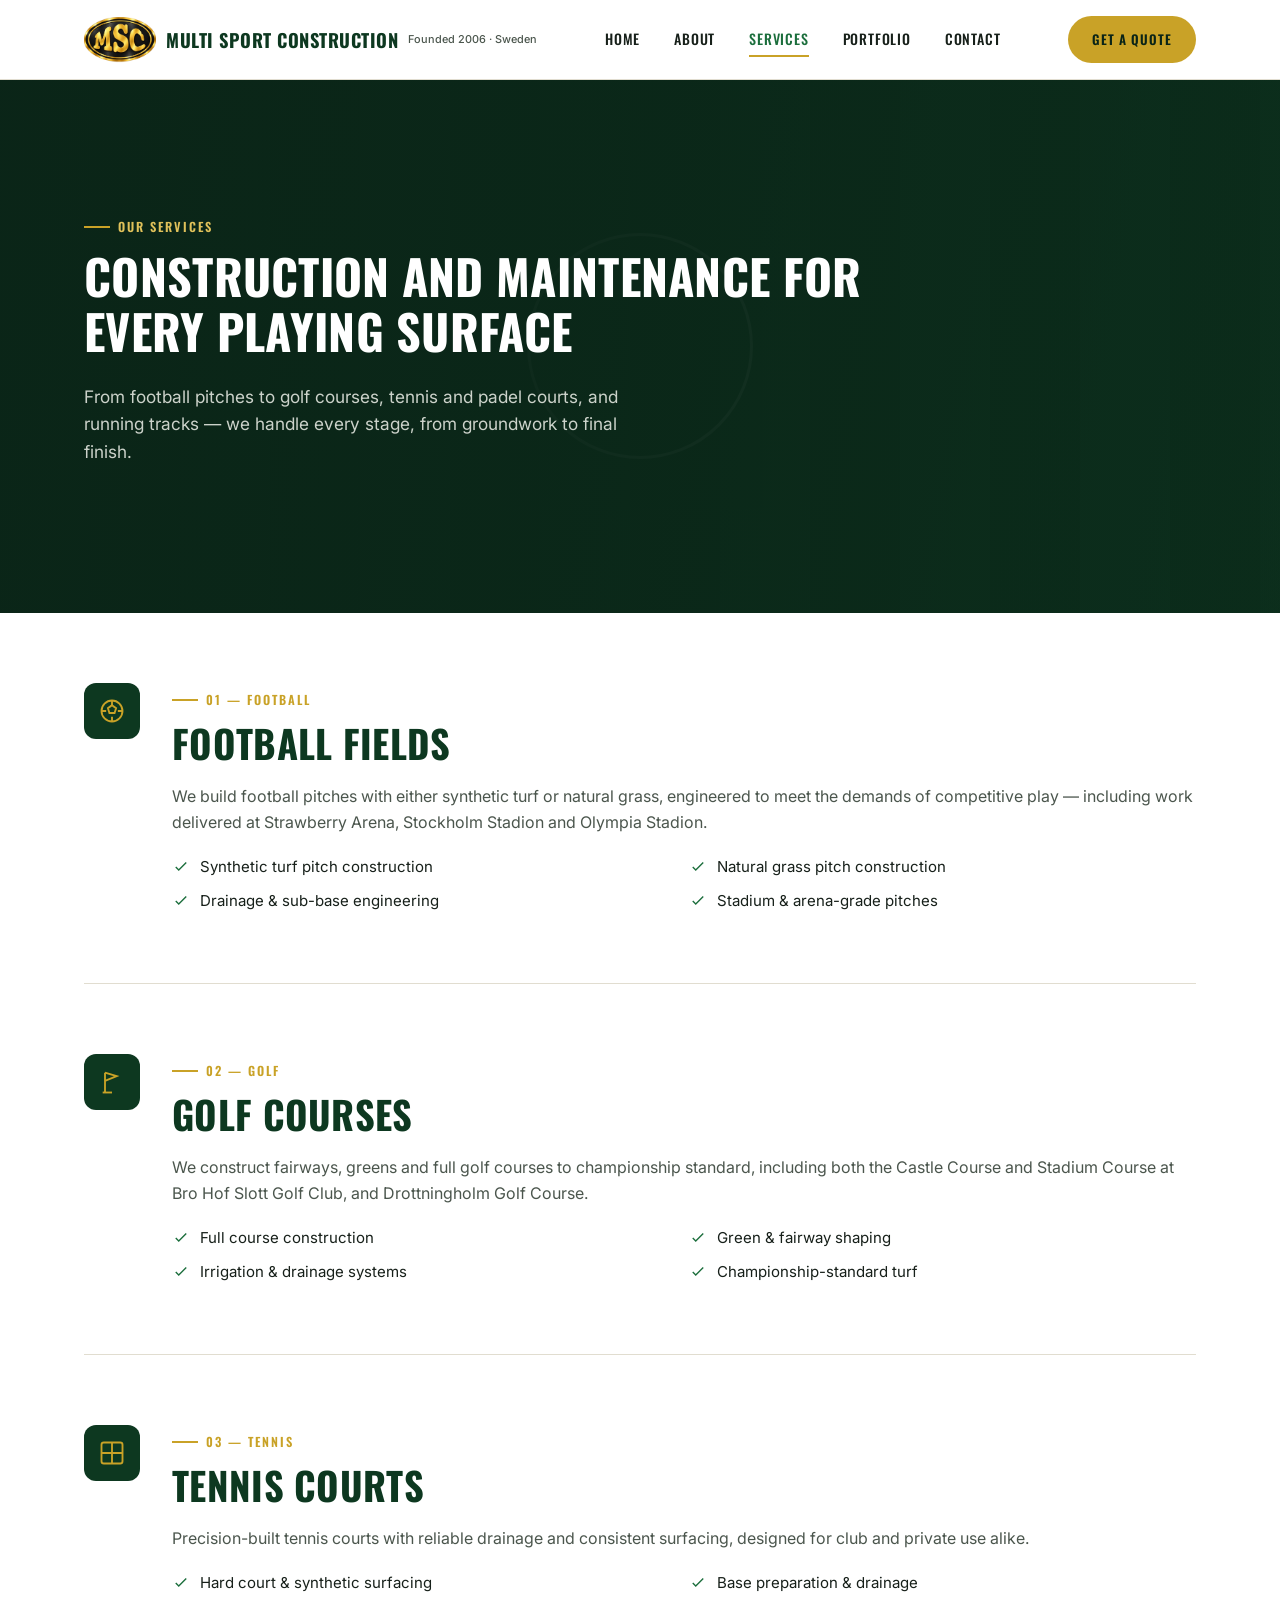
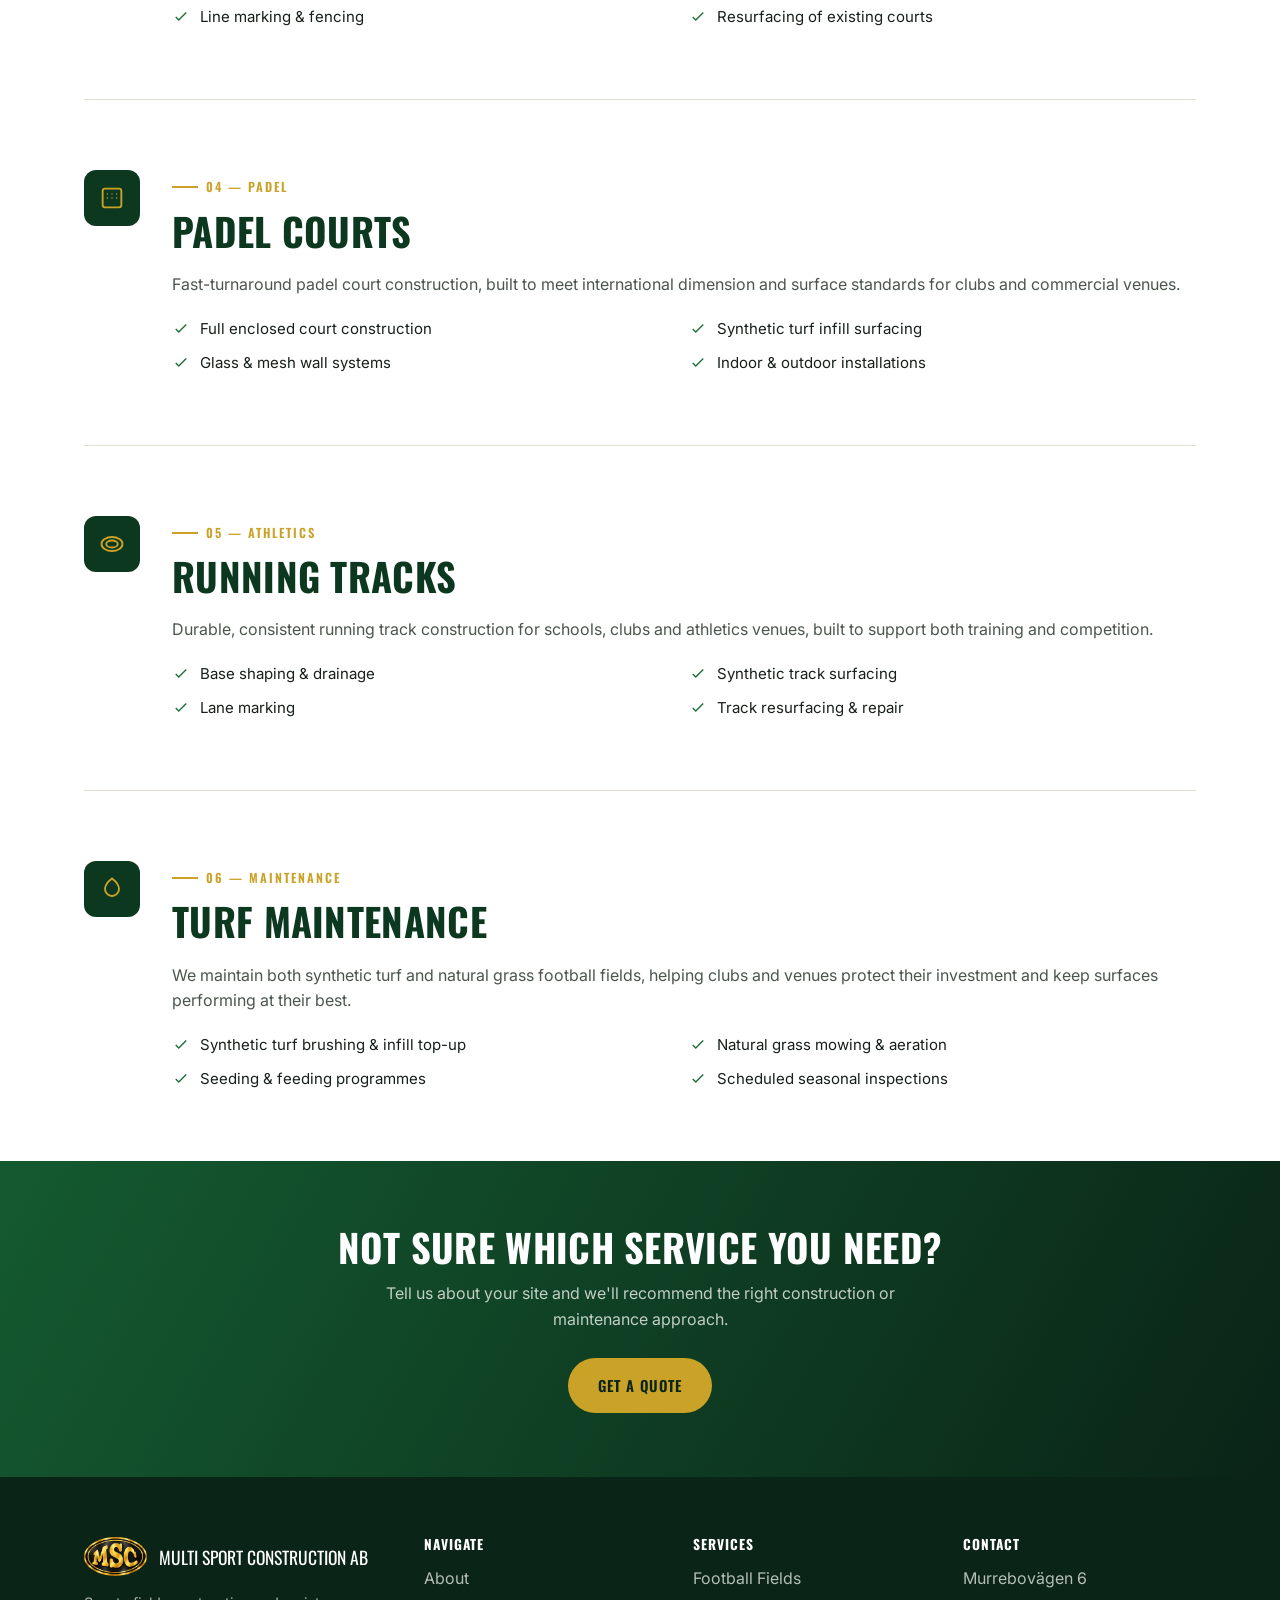
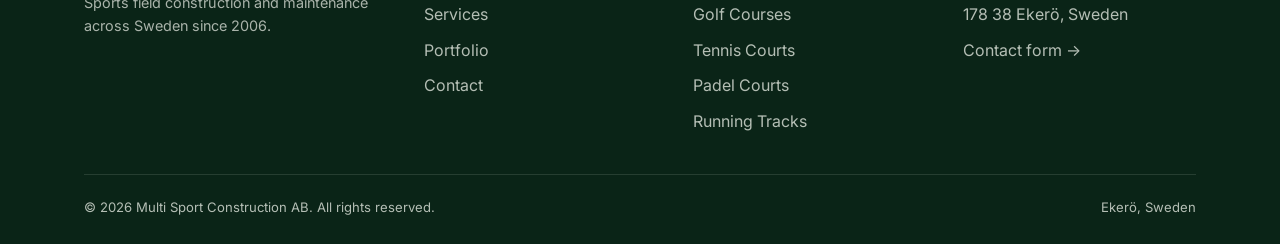
<file: services.html>
<!doctype html>
<html lang="en">
<head>
<meta charset="UTF-8">
<meta name="viewport" content="width=device-width, initial-scale=1.0">
<title>Services — Multi Sport Construction AB</title>
<meta name="description" content="Football fields, golf courses, tennis courts, padel courts, running tracks, and turf maintenance — construction services from Multi Sport Construction AB.">
<link rel="icon" type="image/png" href="assets/logo.png">
<link rel="preconnect" href="https://fonts.googleapis.com">
<link rel="preconnect" href="https://fonts.gstatic.com" crossorigin>
<link href="https://fonts.googleapis.com/css2?family=Oswald:wght@500;600;700&family=Inter:wght@400;500;600&display=swap" rel="stylesheet">
<link rel="stylesheet" href="css/style.css">
<style>
  .service-block { padding: 70px 0; border-bottom: 1px solid var(--line); }
  .service-block:last-of-type { border-bottom: none; }
  .service-layout { display: grid; grid-template-columns: 60px 1fr; gap: 28px; }
  .service-layout .icon-wrap {
    width: 56px; height: 56px; border-radius: 12px; background: var(--green-900);
    display: flex; align-items: center; justify-content: center; color: var(--gold);
  }
  .service-layout .icon-wrap svg { width: 28px; height: 28px; }
  .service-features { list-style: none; margin: 1.2em 0 0; padding: 0; display: grid; gap: 10px; grid-template-columns: 1fr 1fr; }
  .service-features li { display: flex; gap: 10px; font-size: 0.94rem; color: var(--text-dark); }
  .service-features .icon { width: 18px; height: 18px; color: var(--green-700); flex: none; margin-top: 3px; }
  @media (max-width: 700px) { .service-layout { grid-template-columns: 1fr; } .service-features { grid-template-columns: 1fr; } }
</style>
</head>
<body>

<header class="site-header">
  <nav class="nav">
    <a href="index.html" class="brand">
      <img src="assets/logo.png" alt="Multi Sport Construction AB" class="brand-logo"> Multi Sport Construction
      <span class="brand-sub">Founded 2006 · Sweden</span>
    </a>
    <button class="nav-toggle" aria-label="Toggle navigation" aria-expanded="false">
      <span></span><span></span><span></span>
    </button>
    <ul class="nav-links">
      <li><a href="index.html">Home</a></li>
      <li><a href="about.html">About</a></li>
      <li><a href="services.html" aria-current="page">Services</a></li>
      <li><a href="portfolio.html">Portfolio</a></li>
      <li><a href="contact.html">Contact</a></li>
    </ul>
    <div class="nav-cta">
      <a href="contact.html" class="btn btn-primary">Get a Quote</a>
    </div>
  </nav>
</header>

<section class="hero page-hero">
  <div class="hero-field"></div>
  <div class="hero-overlay"></div>
  <div class="hero-inner">
    <p class="eyebrow">Our Services</p>
    <h1>Construction and maintenance for every playing surface</h1>
    <p class="hero-lead">From football pitches to golf courses, tennis and padel courts, and running tracks — we handle every stage, from groundwork to final finish.</p>
  </div>
</section>

<div class="container">

  <div class="service-block" id="football">
    <div class="service-layout">
      <div class="icon-wrap">
        <svg viewBox="0 0 24 24" fill="none" stroke="currentColor" stroke-width="1.6"><circle cx="12" cy="12" r="9"/><path d="M12 7l3.5 2.6-1.3 4.1H9.8L8.5 9.6 12 7z"/><path d="M12 3v4M12 17v4M3 12h4M17 12h4"/></svg>
      </div>
      <div>
        <p class="eyebrow">01 — Football</p>
        <h2>Football Fields</h2>
        <p>We build football pitches with either synthetic turf or natural grass, engineered to meet the demands of competitive play — including work delivered at Strawberry Arena, Stockholm Stadion and Olympia Stadion.</p>
        <ul class="service-features">
          <li><svg class="icon" viewBox="0 0 24 24" fill="none" stroke="currentColor" stroke-width="1.8"><path d="M5 12l4 4 10-10"/></svg>Synthetic turf pitch construction</li>
          <li><svg class="icon" viewBox="0 0 24 24" fill="none" stroke="currentColor" stroke-width="1.8"><path d="M5 12l4 4 10-10"/></svg>Natural grass pitch construction</li>
          <li><svg class="icon" viewBox="0 0 24 24" fill="none" stroke="currentColor" stroke-width="1.8"><path d="M5 12l4 4 10-10"/></svg>Drainage &amp; sub-base engineering</li>
          <li><svg class="icon" viewBox="0 0 24 24" fill="none" stroke="currentColor" stroke-width="1.8"><path d="M5 12l4 4 10-10"/></svg>Stadium &amp; arena-grade pitches</li>
        </ul>
      </div>
    </div>
  </div>

  <div class="service-block" id="golf">
    <div class="service-layout">
      <div class="icon-wrap">
        <svg viewBox="0 0 24 24" fill="none" stroke="currentColor" stroke-width="1.6"><path d="M6 21V4"/><path d="M6 4l10 3-10 4"/><path d="M4 21h8"/></svg>
      </div>
      <div>
        <p class="eyebrow">02 — Golf</p>
        <h2>Golf Courses</h2>
        <p>We construct fairways, greens and full golf courses to championship standard, including both the Castle Course and Stadium Course at Bro Hof Slott Golf Club, and Drottningholm Golf Course.</p>
        <ul class="service-features">
          <li><svg class="icon" viewBox="0 0 24 24" fill="none" stroke="currentColor" stroke-width="1.8"><path d="M5 12l4 4 10-10"/></svg>Full course construction</li>
          <li><svg class="icon" viewBox="0 0 24 24" fill="none" stroke="currentColor" stroke-width="1.8"><path d="M5 12l4 4 10-10"/></svg>Green &amp; fairway shaping</li>
          <li><svg class="icon" viewBox="0 0 24 24" fill="none" stroke="currentColor" stroke-width="1.8"><path d="M5 12l4 4 10-10"/></svg>Irrigation &amp; drainage systems</li>
          <li><svg class="icon" viewBox="0 0 24 24" fill="none" stroke="currentColor" stroke-width="1.8"><path d="M5 12l4 4 10-10"/></svg>Championship-standard turf</li>
        </ul>
      </div>
    </div>
  </div>

  <div class="service-block" id="tennis">
    <div class="service-layout">
      <div class="icon-wrap">
        <svg viewBox="0 0 24 24" fill="none" stroke="currentColor" stroke-width="1.6"><rect x="3" y="3" width="18" height="18" rx="2"/><path d="M3 12h18M12 3v18"/></svg>
      </div>
      <div>
        <p class="eyebrow">03 — Tennis</p>
        <h2>Tennis Courts</h2>
        <p>Precision-built tennis courts with reliable drainage and consistent surfacing, designed for club and private use alike.</p>
        <ul class="service-features">
          <li><svg class="icon" viewBox="0 0 24 24" fill="none" stroke="currentColor" stroke-width="1.8"><path d="M5 12l4 4 10-10"/></svg>Hard court &amp; synthetic surfacing</li>
          <li><svg class="icon" viewBox="0 0 24 24" fill="none" stroke="currentColor" stroke-width="1.8"><path d="M5 12l4 4 10-10"/></svg>Base preparation &amp; drainage</li>
          <li><svg class="icon" viewBox="0 0 24 24" fill="none" stroke="currentColor" stroke-width="1.8"><path d="M5 12l4 4 10-10"/></svg>Line marking &amp; fencing</li>
          <li><svg class="icon" viewBox="0 0 24 24" fill="none" stroke="currentColor" stroke-width="1.8"><path d="M5 12l4 4 10-10"/></svg>Resurfacing of existing courts</li>
        </ul>
      </div>
    </div>
  </div>

  <div class="service-block" id="padel">
    <div class="service-layout">
      <div class="icon-wrap">
        <svg viewBox="0 0 24 24" fill="none" stroke="currentColor" stroke-width="1.6"><rect x="4" y="4" width="16" height="16" rx="2"/><circle cx="8" cy="8.5" r="0.6" fill="currentColor" stroke="none"/><circle cx="12" cy="8.5" r="0.6" fill="currentColor" stroke="none"/><circle cx="16" cy="8.5" r="0.6" fill="currentColor" stroke="none"/><circle cx="8" cy="12" r="0.6" fill="currentColor" stroke="none"/><circle cx="12" cy="12" r="0.6" fill="currentColor" stroke="none"/><circle cx="16" cy="12" r="0.6" fill="currentColor" stroke="none"/></svg>
      </div>
      <div>
        <p class="eyebrow">04 — Padel</p>
        <h2>Padel Courts</h2>
        <p>Fast-turnaround padel court construction, built to meet international dimension and surface standards for clubs and commercial venues.</p>
        <ul class="service-features">
          <li><svg class="icon" viewBox="0 0 24 24" fill="none" stroke="currentColor" stroke-width="1.8"><path d="M5 12l4 4 10-10"/></svg>Full enclosed court construction</li>
          <li><svg class="icon" viewBox="0 0 24 24" fill="none" stroke="currentColor" stroke-width="1.8"><path d="M5 12l4 4 10-10"/></svg>Synthetic turf infill surfacing</li>
          <li><svg class="icon" viewBox="0 0 24 24" fill="none" stroke="currentColor" stroke-width="1.8"><path d="M5 12l4 4 10-10"/></svg>Glass &amp; mesh wall systems</li>
          <li><svg class="icon" viewBox="0 0 24 24" fill="none" stroke="currentColor" stroke-width="1.8"><path d="M5 12l4 4 10-10"/></svg>Indoor &amp; outdoor installations</li>
        </ul>
      </div>
    </div>
  </div>

  <div class="service-block" id="track">
    <div class="service-layout">
      <div class="icon-wrap">
        <svg viewBox="0 0 24 24" fill="none" stroke="currentColor" stroke-width="1.6"><ellipse cx="12" cy="12" rx="9" ry="6"/><ellipse cx="12" cy="12" rx="5" ry="3"/></svg>
      </div>
      <div>
        <p class="eyebrow">05 — Athletics</p>
        <h2>Running Tracks</h2>
        <p>Durable, consistent running track construction for schools, clubs and athletics venues, built to support both training and competition.</p>
        <ul class="service-features">
          <li><svg class="icon" viewBox="0 0 24 24" fill="none" stroke="currentColor" stroke-width="1.8"><path d="M5 12l4 4 10-10"/></svg>Base shaping &amp; drainage</li>
          <li><svg class="icon" viewBox="0 0 24 24" fill="none" stroke="currentColor" stroke-width="1.8"><path d="M5 12l4 4 10-10"/></svg>Synthetic track surfacing</li>
          <li><svg class="icon" viewBox="0 0 24 24" fill="none" stroke="currentColor" stroke-width="1.8"><path d="M5 12l4 4 10-10"/></svg>Lane marking</li>
          <li><svg class="icon" viewBox="0 0 24 24" fill="none" stroke="currentColor" stroke-width="1.8"><path d="M5 12l4 4 10-10"/></svg>Track resurfacing &amp; repair</li>
        </ul>
      </div>
    </div>
  </div>

  <div class="service-block" id="maintenance">
    <div class="service-layout">
      <div class="icon-wrap">
        <svg viewBox="0 0 24 24" fill="none" stroke="currentColor" stroke-width="1.6"><path d="M12 3c-4 3-6 6-6 9a6 6 0 0012 0c0-3-2-6-6-9z"/></svg>
      </div>
      <div>
        <p class="eyebrow">06 — Maintenance</p>
        <h2>Turf Maintenance</h2>
        <p>We maintain both synthetic turf and natural grass football fields, helping clubs and venues protect their investment and keep surfaces performing at their best.</p>
        <ul class="service-features">
          <li><svg class="icon" viewBox="0 0 24 24" fill="none" stroke="currentColor" stroke-width="1.8"><path d="M5 12l4 4 10-10"/></svg>Synthetic turf brushing &amp; infill top-up</li>
          <li><svg class="icon" viewBox="0 0 24 24" fill="none" stroke="currentColor" stroke-width="1.8"><path d="M5 12l4 4 10-10"/></svg>Natural grass mowing &amp; aeration</li>
          <li><svg class="icon" viewBox="0 0 24 24" fill="none" stroke="currentColor" stroke-width="1.8"><path d="M5 12l4 4 10-10"/></svg>Seeding &amp; feeding programmes</li>
          <li><svg class="icon" viewBox="0 0 24 24" fill="none" stroke="currentColor" stroke-width="1.8"><path d="M5 12l4 4 10-10"/></svg>Scheduled seasonal inspections</li>
        </ul>
      </div>
    </div>
  </div>

</div>

<section class="cta-banner">
  <div class="container">
    <h2>Not sure which service you need?</h2>
    <p>Tell us about your site and we'll recommend the right construction or maintenance approach.</p>
    <a href="contact.html" class="btn btn-primary">Get a Quote</a>
  </div>
</section>

<footer class="site-footer">
  <div class="container">
    <div class="footer-grid">
      <div>
        <div class="footer-brand"><img src="assets/logo.png" alt="Multi Sport Construction AB">Multi Sport Construction AB</div>
        <p style="color:rgba(238,241,234,0.7); font-size:0.9rem;">Sports field construction and maintenance across Sweden since 2006.</p>
      </div>
      <div>
        <h4>Navigate</h4>
        <ul>
          <li><a href="about.html">About</a></li>
          <li><a href="services.html">Services</a></li>
          <li><a href="portfolio.html">Portfolio</a></li>
          <li><a href="contact.html">Contact</a></li>
        </ul>
      </div>
      <div>
        <h4>Services</h4>
        <ul>
          <li><a href="services.html#football">Football Fields</a></li>
          <li><a href="services.html#golf">Golf Courses</a></li>
          <li><a href="services.html#tennis">Tennis Courts</a></li>
          <li><a href="services.html#padel">Padel Courts</a></li>
          <li><a href="services.html#track">Running Tracks</a></li>
        </ul>
      </div>
      <div>
        <h4>Contact</h4>
        <ul>
          <li>Murrebovägen 6</li>
          <li>178 38 Ekerö, Sweden</li>
          <li><a href="contact.html">Contact form →</a></li>
        </ul>
      </div>
    </div>
    <div class="footer-bottom">
      <span>© <span id="year"></span> Multi Sport Construction AB. All rights reserved.</span>
      <span>Ekerö, Sweden</span>
    </div>
  </div>
</footer>

<script>document.getElementById('year').textContent = new Date().getFullYear();</script>
<script src="js/main.js"></script>
</body>
</html>
</file>
<file: css/style.css>
/* ===== Multi Sport Construction AB — base styles ===== */

:root {
  --green-700: #1b6e3c;
  --green-800: #145a30;
  --green-900: #0d3820;
  --forest-950: #0a2417;
  --cream: #f7f6f0;
  --white: #ffffff;
  --gold: #c9a227;
  --gold-light: #e0c15a;
  --text-dark: #17201a;
  --text-muted: #4b564d;
  --text-light: #eef1ea;
  --line: #e1ddd0;
  --radius: 10px;
  --shadow: 0 10px 30px rgba(13, 56, 32, 0.12);
  --container: 1160px;
}

* { box-sizing: border-box; }
html { scroll-behavior: smooth; }

body {
  margin: 0;
  font-family: 'Inter', -apple-system, BlinkMacSystemFont, 'Segoe UI', sans-serif;
  color: var(--text-dark);
  background: var(--white);
  line-height: 1.6;
}

h1, h2, h3, h4 {
  font-family: 'Oswald', 'Segoe UI', sans-serif;
  text-transform: uppercase;
  letter-spacing: 0.3px;
  line-height: 1.15;
  margin: 0 0 0.5em;
  color: var(--green-900);
}

h1 { font-size: clamp(2.2rem, 5vw, 3.6rem); }
h2 { font-size: clamp(1.7rem, 3.4vw, 2.4rem); }
h3 { font-size: 1.25rem; }

p { margin: 0 0 1em; color: var(--text-muted); }

a { color: inherit; text-decoration: none; }

img, svg { max-width: 100%; display: block; }

.container {
  max-width: var(--container);
  margin: 0 auto;
  padding: 0 24px;
}

.eyebrow {
  display: inline-flex;
  align-items: center;
  gap: 8px;
  font-family: 'Oswald', sans-serif;
  text-transform: uppercase;
  letter-spacing: 2px;
  font-size: 0.78rem;
  font-weight: 600;
  color: var(--gold);
  margin-bottom: 0.9em;
}
.eyebrow::before {
  content: "";
  width: 26px;
  height: 2px;
  background: var(--gold);
  display: inline-block;
}

.btn {
  display: inline-flex;
  align-items: center;
  gap: 8px;
  font-family: 'Oswald', sans-serif;
  text-transform: uppercase;
  letter-spacing: 1px;
  font-weight: 600;
  font-size: 0.92rem;
  padding: 14px 28px;
  border-radius: 999px;
  border: 2px solid transparent;
  cursor: pointer;
  transition: transform 0.15s ease, background 0.2s ease, color 0.2s ease, border-color 0.2s ease;
}
.btn:hover { transform: translateY(-2px); }

.btn-primary { background: var(--gold); color: var(--forest-950); }
.btn-primary:hover { background: var(--gold-light); }

.btn-outline { border-color: rgba(255,255,255,0.55); color: var(--text-light); }
.btn-outline:hover { border-color: var(--gold); color: var(--gold); }

.btn-dark { background: var(--green-900); color: var(--text-light); }
.btn-dark:hover { background: var(--forest-950); }

/* ===== Header ===== */
.site-header {
  position: sticky;
  top: 0;
  z-index: 100;
  background: var(--white);
  border-bottom: 1px solid var(--line);
}

.nav {
  display: flex;
  align-items: center;
  justify-content: space-between;
  padding: 16px 24px;
  max-width: var(--container);
  margin: 0 auto;
}

.brand {
  display: flex;
  align-items: center;
  gap: 10px;
  font-family: 'Oswald', sans-serif;
  font-weight: 700;
  font-size: 1.15rem;
  text-transform: uppercase;
  letter-spacing: 0.5px;
  color: var(--green-900);
}
.brand-logo {
  height: 46px;
  width: auto;
  display: block;
}
.brand-sub {
  display: block;
  font-family: 'Inter', sans-serif;
  text-transform: none;
  letter-spacing: 0;
  font-weight: 500;
  font-size: 0.68rem;
  color: var(--text-muted);
}

.nav-links {
  display: flex;
  align-items: center;
  gap: 34px;
  list-style: none;
  margin: 0;
  padding: 0;
}
.nav-links a {
  font-family: 'Oswald', sans-serif;
  font-size: 0.88rem;
  text-transform: uppercase;
  letter-spacing: 0.8px;
  font-weight: 500;
  color: var(--text-dark);
  padding: 6px 0;
  border-bottom: 2px solid transparent;
  transition: color 0.2s, border-color 0.2s;
}
.nav-links a:hover,
.nav-links a[aria-current="page"] {
  color: var(--green-700);
  border-color: var(--gold);
}

.nav-cta { display: flex; align-items: center; gap: 18px; }
.nav-cta .btn-primary { padding: 11px 22px; font-size: 0.82rem; }

.nav-toggle {
  display: none;
  flex-direction: column;
  gap: 5px;
  background: none;
  border: none;
  cursor: pointer;
  padding: 6px;
}
.nav-toggle span {
  width: 24px;
  height: 2px;
  background: var(--green-900);
  display: block;
}

/* ===== Hero ===== */
.hero {
  position: relative;
  background: var(--forest-950);
  color: var(--text-light);
  overflow: hidden;
}
.hero-field {
  position: absolute;
  inset: 0;
  background:
    repeating-linear-gradient(
      90deg,
      #0f3d24 0px, #0f3d24 90px,
      #0d3820 90px, #0d3820 180px
    );
  opacity: 0.9;
}
.hero-field::before {
  content: "";
  position: absolute;
  left: 50%;
  top: 50%;
  width: 220px;
  height: 220px;
  border: 3px solid rgba(255,255,255,0.14);
  border-radius: 50%;
  transform: translate(-50%, -50%);
}
.hero-overlay {
  position: absolute;
  inset: 0;
  background: linear-gradient(100deg, rgba(10,36,23,0.96) 0%, rgba(10,36,23,0.85) 45%, rgba(10,36,23,0.55) 100%);
}
.hero-inner {
  position: relative;
  max-width: var(--container);
  margin: 0 auto;
  padding: 110px 24px 90px;
}
.hero h1 { color: var(--white); max-width: 780px; }
.hero .eyebrow { color: var(--gold-light); }
.hero-lead {
  max-width: 560px;
  font-size: 1.08rem;
  color: rgba(238,241,234,0.85);
}
.hero-actions { display: flex; gap: 16px; flex-wrap: wrap; margin-top: 1.6em; }

.page-hero {
  padding: 70px 24px;
}
.page-hero .hero-inner { padding: 60px 24px 60px; }
.page-hero h1 { font-size: clamp(2rem, 4.4vw, 3rem); }

/* ===== Stats bar ===== */
.stats {
  background: var(--green-900);
}
.stats-grid {
  display: grid;
  grid-template-columns: repeat(4, 1fr);
  gap: 24px;
  padding: 44px 24px;
  max-width: var(--container);
  margin: 0 auto;
}
.stat b {
  display: block;
  font-family: 'Oswald', sans-serif;
  font-size: 2.1rem;
  color: var(--gold);
}
.stat span {
  color: rgba(238,241,234,0.8);
  font-size: 0.88rem;
  letter-spacing: 0.3px;
}

/* ===== Sections ===== */
section { padding: 84px 0; }
.section-cream { background: var(--cream); }
.section-dark { background: var(--forest-950); color: var(--text-light); }
.section-dark h2, .section-dark .eyebrow { color: var(--white); }
.section-dark .eyebrow { color: var(--gold-light); }
.section-dark p { color: rgba(238,241,234,0.78); }

.section-head {
  max-width: 640px;
  margin: 0 0 48px;
}
.section-head.center { margin-left: auto; margin-right: auto; text-align: center; }

/* ===== Service cards ===== */
.grid-3 {
  display: grid;
  grid-template-columns: repeat(3, 1fr);
  gap: 26px;
}
.grid-2 {
  display: grid;
  grid-template-columns: repeat(2, 1fr);
  gap: 26px;
}

.card {
  background: var(--white);
  border-radius: var(--radius);
  padding: 34px 28px;
  box-shadow: var(--shadow);
  border-top: 3px solid var(--gold);
  transition: transform 0.2s ease;
}
.card:hover { transform: translateY(-4px); }
.card .icon {
  width: 46px;
  height: 46px;
  color: var(--green-700);
  margin-bottom: 18px;
}
.card h3 { margin-bottom: 0.4em; }
.card p { margin-bottom: 0.6em; font-size: 0.95rem; }
.card a.more {
  font-family: 'Oswald', sans-serif;
  font-size: 0.82rem;
  text-transform: uppercase;
  letter-spacing: 1px;
  color: var(--green-700);
  font-weight: 600;
}

/* ===== Process steps ===== */
.steps {
  counter-reset: step;
  display: grid;
  gap: 0;
  border-top: 1px solid rgba(238,241,234,0.15);
}
.step {
  counter-increment: step;
  display: grid;
  grid-template-columns: 90px 1fr;
  gap: 24px;
  padding: 26px 0;
  border-bottom: 1px solid rgba(238,241,234,0.15);
  align-items: start;
}
.step::before {
  content: counter(step, decimal-leading-zero);
  font-family: 'Oswald', sans-serif;
  font-size: 1.8rem;
  color: var(--gold);
}
.step h4 {
  color: var(--white);
  margin-bottom: 0.3em;
  font-size: 1.05rem;
}
.step p { margin: 0; font-size: 0.94rem; }

/* ===== Project / portfolio cards ===== */
.project-card {
  border-radius: var(--radius);
  overflow: hidden;
  background: var(--white);
  box-shadow: var(--shadow);
  border: 1px solid var(--line);
}
.project-media {
  height: 170px;
  position: relative;
  display: flex;
  align-items: center;
  justify-content: center;
  color: rgba(255,255,255,0.85);
}
.project-media.football { background: linear-gradient(135deg, #1b6e3c, #0d3820); }
.project-media.golf { background: linear-gradient(135deg, #2f7d46, #123a24); }
.project-media-photo { background-size: cover; background-position: center; }
.project-media .icon { width: 42px; height: 42px; color: var(--gold-light); }
.project-body { padding: 22px 24px 26px; }
.project-tag {
  display: inline-block;
  font-family: 'Oswald', sans-serif;
  font-size: 0.72rem;
  letter-spacing: 1px;
  text-transform: uppercase;
  color: var(--green-700);
  background: rgba(27,110,60,0.1);
  padding: 4px 10px;
  border-radius: 999px;
  margin-bottom: 10px;
}
.project-body h3 { margin-bottom: 0.25em; }
.project-loc {
  font-size: 0.82rem;
  color: var(--gold);
  font-weight: 600;
  margin-bottom: 0.6em;
  display: block;
}
.project-body p { font-size: 0.92rem; margin-bottom: 0; }

.grid-projects {
  display: grid;
  grid-template-columns: repeat(3, 1fr);
  gap: 26px;
}

/* ===== CTA banner ===== */
.cta-banner {
  background: linear-gradient(120deg, var(--green-800), var(--forest-950));
  color: var(--white);
  padding: 64px 0;
  text-align: center;
}
.cta-banner h2 { color: var(--white); margin-bottom: 0.3em; }
.cta-banner p { color: rgba(238,241,234,0.8); max-width: 520px; margin: 0 auto 1.6em; }

/* ===== About page ===== */
.about-grid {
  display: grid;
  grid-template-columns: 1.1fr 0.9fr;
  gap: 56px;
  align-items: start;
}
.value-list {
  list-style: none;
  margin: 0;
  padding: 0;
  display: grid;
  gap: 18px;
}
.value-list li {
  display: flex;
  gap: 14px;
  align-items: flex-start;
  font-size: 0.96rem;
  color: var(--text-dark);
}
.value-list .icon { width: 22px; height: 22px; color: var(--gold); flex: none; margin-top: 2px; }

.info-card {
  background: var(--green-900);
  color: var(--text-light);
  border-radius: var(--radius);
  padding: 32px;
}
.info-card h3 { color: var(--white); }
.info-card dl { margin: 0; }
.info-card dt {
  font-family: 'Oswald', sans-serif;
  font-size: 0.75rem;
  text-transform: uppercase;
  letter-spacing: 1px;
  color: var(--gold-light);
  margin-top: 16px;
}
.info-card dt:first-of-type { margin-top: 0; }
.info-card dd { margin: 4px 0 0; color: rgba(238,241,234,0.85); }

/* ===== Contact page ===== */
.contact-grid {
  display: grid;
  grid-template-columns: 0.9fr 1.1fr;
  gap: 48px;
}
.contact-list {
  list-style: none;
  margin: 0 0 28px;
  padding: 0;
  display: grid;
  gap: 20px;
}
.contact-list li { display: flex; gap: 14px; align-items: flex-start; }
.contact-list .icon { width: 24px; height: 24px; color: var(--green-700); flex: none; }
.contact-list b { display: block; color: var(--text-dark); font-size: 0.92rem; }
.contact-list span { color: var(--text-muted); font-size: 0.92rem; }

.map-frame {
  border-radius: var(--radius);
  overflow: hidden;
  border: 1px solid var(--line);
  height: 260px;
}
.map-frame iframe { width: 100%; height: 100%; border: 0; }

form.contact-form {
  display: grid;
  gap: 18px;
}
.form-row { display: grid; grid-template-columns: 1fr 1fr; gap: 18px; }
.field { display: grid; gap: 6px; }
.field label {
  font-family: 'Oswald', sans-serif;
  font-size: 0.78rem;
  letter-spacing: 0.6px;
  text-transform: uppercase;
  color: var(--text-dark);
}
.field input, .field select, .field textarea {
  font-family: 'Inter', sans-serif;
  font-size: 0.95rem;
  padding: 12px 14px;
  border: 1px solid var(--line);
  border-radius: 8px;
  background: var(--white);
  color: var(--text-dark);
}
.field input:focus, .field select:focus, .field textarea:focus {
  outline: none;
  border-color: var(--green-700);
}
.form-note { font-size: 0.82rem; color: var(--text-muted); }

/* ===== Footer ===== */
.site-footer {
  background: var(--forest-950);
  color: rgba(238,241,234,0.75);
  padding: 60px 0 26px;
}
.footer-grid {
  display: grid;
  grid-template-columns: 1.3fr 1fr 1fr 1fr;
  gap: 36px;
  padding-bottom: 40px;
  border-bottom: 1px solid rgba(238,241,234,0.12);
}
.footer-grid h4 {
  color: var(--white);
  font-size: 0.85rem;
  letter-spacing: 1px;
  margin-bottom: 1em;
}
.footer-brand { display: flex; align-items: center; gap: 12px; font-family: 'Oswald', sans-serif; color: var(--white); font-size: 1.1rem; text-transform: uppercase; margin-bottom: 14px; }
.footer-brand img { height: 40px; width: auto; display: block; }
.footer-grid ul { list-style: none; margin: 0; padding: 0; display: grid; gap: 10px; }
.footer-grid a:hover { color: var(--gold-light); }
.footer-bottom {
  display: flex;
  justify-content: space-between;
  align-items: center;
  flex-wrap: wrap;
  gap: 10px;
  padding-top: 22px;
  font-size: 0.82rem;
}

/* ===== Responsive ===== */
@media (max-width: 900px) {
  .nav-links, .nav-cta .btn-primary { display: none; }
  .nav-toggle { display: flex; }
  .nav.open .nav-links {
    display: flex;
    position: absolute;
    top: 100%;
    left: 0;
    right: 0;
    background: var(--white);
    flex-direction: column;
    padding: 20px 24px;
    gap: 18px;
    border-bottom: 1px solid var(--line);
  }
  .stats-grid { grid-template-columns: repeat(2, 1fr); }
  .grid-3, .grid-2, .grid-projects { grid-template-columns: 1fr; }
  .about-grid, .contact-grid { grid-template-columns: 1fr; }
  .footer-grid { grid-template-columns: 1fr 1fr; }
  .form-row { grid-template-columns: 1fr; }
  .step { grid-template-columns: 56px 1fr; }
}

@media (max-width: 520px) {
  .hero-inner { padding: 80px 20px 60px; }
  .footer-grid { grid-template-columns: 1fr; }
  section { padding: 60px 0; }
}
</file>
